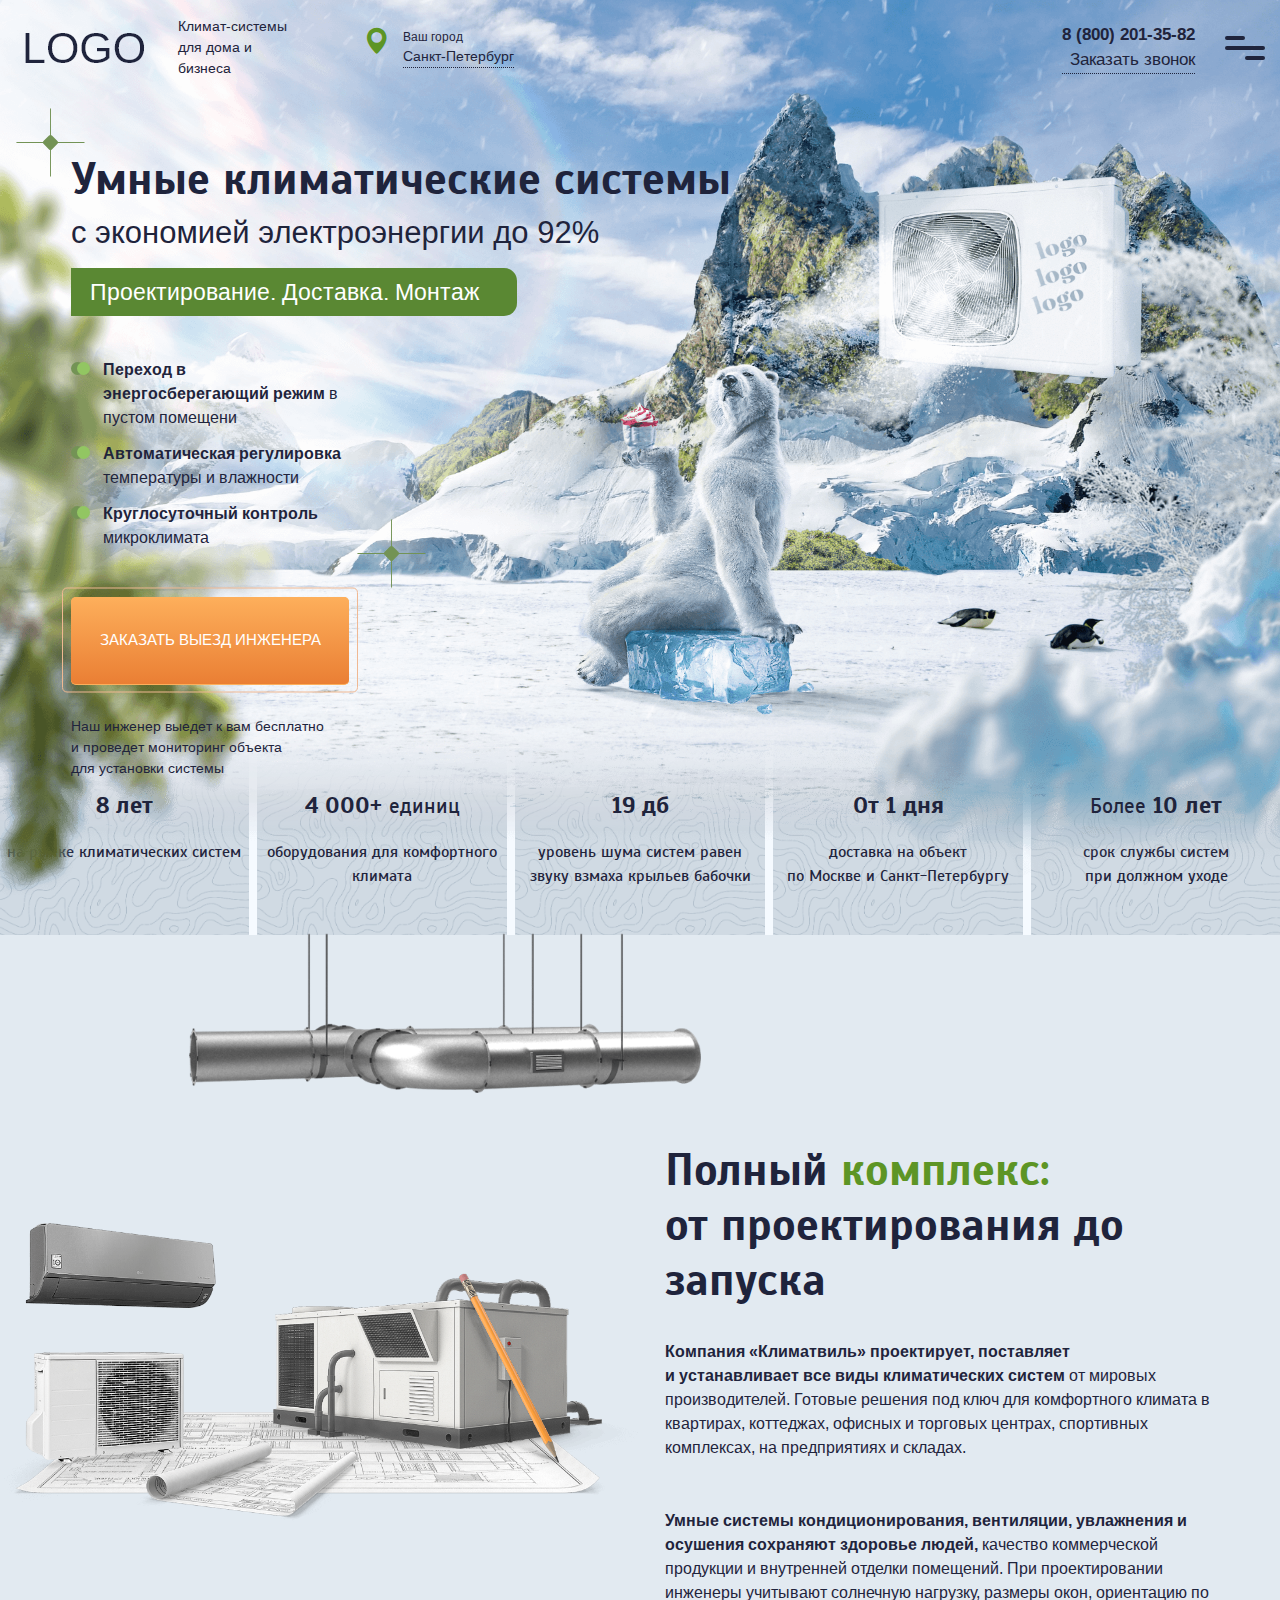
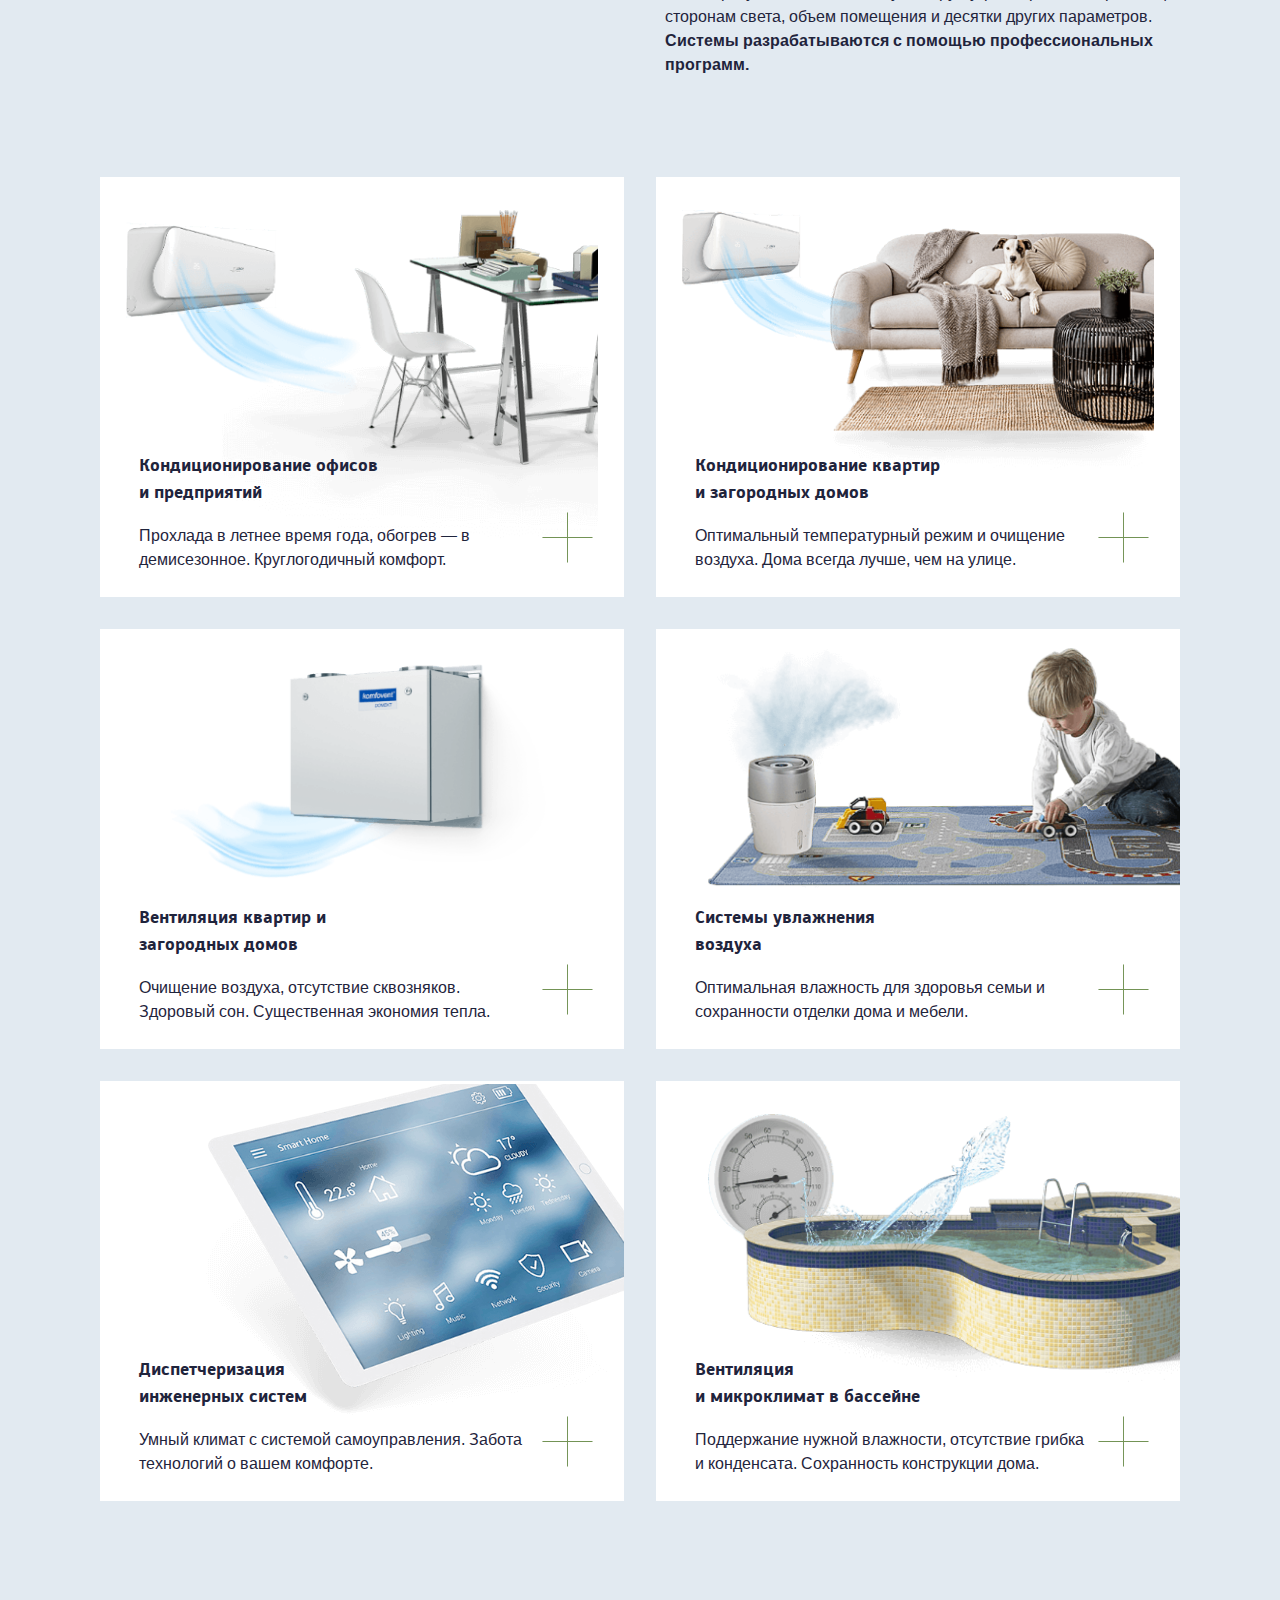
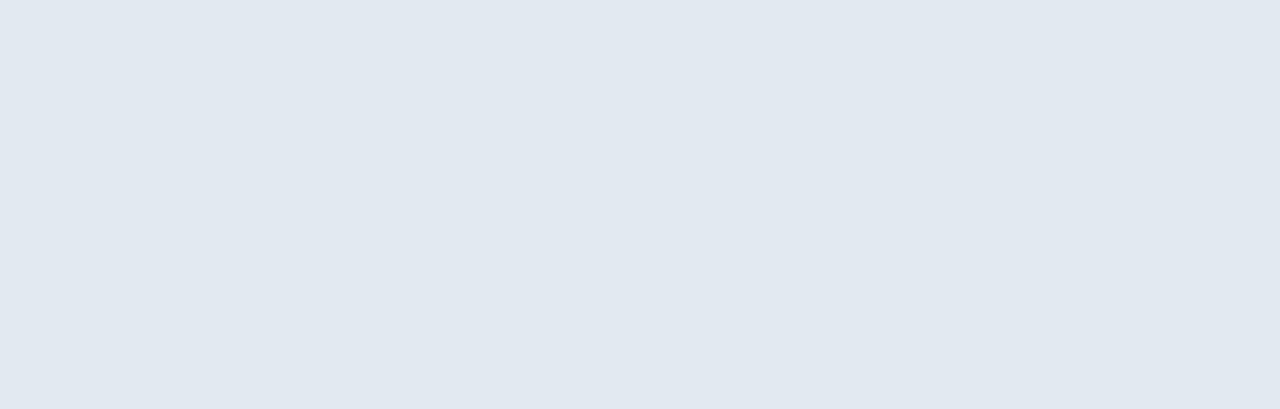
<file: index.html>
<!DOCTYPE html>
<html lang="ru">

<head>
    <meta charset="UTF-8">
    <meta name="viewport" content="width=device-width, initial-scale=1.0">
    <title>Климатвиль</title>
    <link rel="stylesheet" href="assets/css/libs.style.css">
    <link rel="stylesheet" href="assets/css/base.min.css">
    <link rel="stylesheet" href="assets/fonts/icomoon/style.css">
    <link rel="stylesheet" href="assets/css/style.css">
</head>

<body>
    <div class="header__hero">
        <picture>
            <source class="hero_image" srcset="./assets/images/header_hero_mobile2.png" media="(max-width: 740px)">
            <img class="hero_image" src="./assets/images/header_hero.png" alt="">
        </picture>

        <header class="header">
            <div class="header__container">
                <div class="header__menu">
                    <div class="header__menu_logo">
                        <img src="./assets/images/LOGO.png" alt="LOGO">
                    </div>
                    <div class="header__menu_text">
                        Климат-системы
                        для дома и бизнеса
                    </div>
                    <div class="header__menu_location">
                        <span class="icon-marker"></span>
                        <div class="location_text__wrapper">
                            Ваш город
                            <a href=""><span class="border_dashed">Санкт-Петербург</span></a>
                        </div>
                    </div>
                    <nav class="header__menu_nav nav">
                        <ul class="nav_list">
                            <li class="nav_item active"><a href="">О компании</a></li>
                            <li class="nav_item"><a href="">Каталог</a></li>
                            <li class="nav_item"><a href="">Готовые решения</a></li>
                            <li class="nav_item"><a href="">Услуги</a></li>
                            <li class="nav_item"><a href="">Акции</a></li>
                            <li class="nav_item"><a href="">Доставка и оплата</a></li>
                            <li class="nav_item"><a href="">Контакты</a></li>
                        </ul>
                    </nav>
                    <div class="header__menu_call">
                        8 (800) 201-35-82
                        <span class="border_dashed">Заказать звонок</span>
                    </div>

                    <!-- menu burger -->

                    <div class="header__menu_burger">
                        <div class="hambergerIcon">
                        </div>
                    </div>
                    <!-- menu burger END -->
                </div>
                <!-- menu adaptive -->
                <div class="header__menu_adaptive menu_adaptive">
                    <div class="menu_adaptive__container">
                        <!-- <div class="menu_adaptive__scroll">

                        </div> -->
                        <div class="header__menu_location">
                            <span class="icon-marker"></span>
                            <div class="location_text__wrapper">
                                Ваш город
                                <a href=""><span class="border_dashed">Санкт-Петербург</span></a>
                            </div>
                        </div>
                        <div class="header__menu_call">
                            8 (800) 201-35-82
                            <span class="border_dashed">Заказать звонок</span>
                        </div>
                        <div class="menu_adaptive__content">
                            <ul>
                                <li><a href="">О компании</a></li>
                                <li><a href="">Каталог</a></li>
                            </ul>
                            <ul>
                                <li><a href="">Готовые решения</a></li>
                                <li><a href="">Услуги</a></li>
                                <li><a href="">Акции</a></li>
                            </ul>
                            <ul>
                                <li><a href="">Доставка и оплата</a></li>
                                <li><a href="">Контакты</a></li>
                            </ul>
                        </div>
                        <div class="menu_adaptive__footer b2bCreative">
                            <div class="menu_adaptive__footer_img b2bCreative__img">
                                <img src="./assets/images/b2b_creative.png" alt="">
                            </div>
                            <div class="menu_adaptive__footer_text b2bCreative__link">
                                Разработано <a href="">b2b-creative</a>
                            </div>
                        </div>
                    </div>
                </div>
                <!-- menu adaptive END -->

                <div class="header_section">
                    <div class="header_section__title">
                        <h1 class="title">Умные климатические системы</h1>
                        <h3 class="subtitle">с экономией электроэнергии до 92%</h3>
                        <div class="features">
                            Проектирование. Доставка. Монтаж
                        </div>
                        <span class="icon-tip tip-title"></span>
                    </div>

                    <div class="header_section__list smart_features">
                        <ul class="smart_features__list">
                            <span class="icon-tip tip-list"></span>
                            <li class="smart_features__items"><span class="fontBold">Переход в энергосберегающий
                                    режим</span> в пустом помещени </li>
                            <li class="smart_features__items"><span class="fontBold">Автоматическая регулировка</span>
                                температуры и влажности</li>
                            <li class="smart_features__items"><span class="fontBold">Круглосуточный контроль</span>
                                микроклимата</li>
                        </ul>
                    </div>

                    <div class="header_section__button">
                        <a href="" class="button">Заказать выезд инженера</a>
                        <span class="subtext">Наш инженер выедет к вам бесплатно
                            и проведет мониторинг объекта <br>
                            для установки системы</span>
                    </div>
                </div>
            </div>
        </header>
    </div>
    <main class="main">
        <section class="section about_company">
            <div class="about_company__header-bg">
                <div class="about_company__header">
                    <div class="about_company__list">
                        <div class="about_company__item">
                            <div class="about_company__item_title fontBold">
                                8 лет
                            </div>
                            <div class="about_company__item_text">
                                на рынке климатических систем
                            </div>
                        </div>
                        <div class="about_company__item">
                            <div class="about_company__item_title fontBold">
                                4 000+ <span>единиц</span>
                            </div>
                            <div class="about_company__item_text">
                                оборудования для комфортного
                                климата
                            </div>
                        </div>
                        <div class="about_company__item">
                            <div class="about_company__item_title fontBold">
                                19 дб
                            </div>
                            <div class="about_company__item_text">
                                уровень шума систем равен звуку
                                взмаха крыльев бабочки
                            </div>
                        </div>
                        <div class="about_company__item">
                            <div class="about_company__item_title fontBold">
                                От 1 дня
                            </div>
                            <div class="about_company__item_text">
                                доставка на объект <br>
                                по Москве и Санкт-Петербургу
                            </div>
                        </div>
                        <div class="about_company__item">
                            <div class="about_company__item_title fontBold">
                                <span>Более</span> 10 лет
                            </div>
                            <div class="about_company__item_text">
                                срок службы систем <br>
                                при должном уходе
                            </div>
                        </div>
                    </div>
                </div>
            </div>

            <div class="about_company__info company_descr">
                <img class="company_image" src="./assets/images/about_company_img2.png" alt="">
                <div class="container">
                    <div class="company_descr__image">
                        <img src="./assets/images/about_company_img.png" alt="">
                    </div>
                    <div class="company_descr__text">
                        <div class="company_descr__title">
                            <h1 class="title">
                                Полный <span>комплекс:</span> <br>
                                от проектирования до запускa
                            </h1>
                        </div>
                        <div class="company_descr__paragraph">
                            <p>
                                <span class="fontBold">Компания «Климатвиль» проектирует, поставляет <br>
                                    и устанавливает все виды климатических систем</span> от мировых производителей.
                                Готовые решения
                                под
                                ключ для комфортного климата
                                в квартирах, коттеджах, офисных и торговых центрах, спортивных
                                комплексах, на предприятиях и складах.

                            </p>
                            <p>
                                <span class="fontBold">Умные системы кондиционирования, вентиляции, увлажнения
                                    и осушения сохраняют здоровье людей,</span> качество коммерческой продукции и
                                внутренней
                                отделки
                                помещений. При проектировании инженеры учитывают солнечную нагрузку, размеры окон,
                                ориентацию
                                по сторонам света, объем помещения и десятки других параметров. <span
                                    class="fontBold">Системы разрабатываются
                                    с
                                    помощью профессиональных программ.</span>
                            </p>
                        </div>
                    </div>
                </div>
            </div>
            <div class="about_company__services services">
                <div class="container">
                    <div class="services__list">
                        <div class="services__item" style="background-image: url(./assets/images/services_img.png);">
                            <div class="test">
                                <div class="services__title">
                                    Кондиционирование офисов и предприятий
                                </div>
                                <div class="services_btn__wrraper">
                                    <div class="services__text">
                                        Прохлада в летнее время года, обогрев
                                        — в демисезонное. Круглогодичный комфорт.
                                    </div>
                                    <div class="services__btn">
                                        <a href=""><span class="icon-services_btn"></span></a>
                                    </div>
                                </div>
                            </div>
                        </div>
                        <div class="services__item" style="background-image: url(./assets/images/services_img2.png);">
                            <div class="test">
                                <div class="services__title">
                                    Кондиционирование
                                    квартир и загородных домов
                                </div>
                                <div class="services_btn__wrraper">
                                    <div class="services__text">
                                        Оптимальный температурный режим и очищение
                                        воздуха. Дома всегда лучше, чем на улице.
                                    </div>
                                    <div class="services__btn">
                                        <a href=""><span class="icon-services_btn"></span></a>
                                    </div>
                                </div>
                            </div>
                        </div>
                        <div class="services__item" style="background-image: url(./assets/images/services_img3.png);">
                            <div class="test">
                                <div class="services__title">
                                    Вентиляция квартир
                                    и загородных домов
                                </div>
                                <div class="services_btn__wrraper">
                                    <div class="services__text">
                                        Очищение воздуха, отсутствие сквозняков.
                                        Здоровый сон. Существенная экономия тепла.
                                    </div>
                                    <div class="services__btn">
                                        <a href=""><span class="icon-services_btn"></span></a>
                                    </div>
                                </div>
                            </div>
                        </div>
                        <div class="services__item" style="background-image: url(./assets/images/services_img4.png);">
                            <div class="test">
                                <div class="services__title">
                                    Системы увлажнения
                                    воздуха
                                </div>
                                <div class="services_btn__wrraper">
                                    <div class="services__text">
                                        Оптимальная влажность для здоровья
                                        семьи и сохранности отделки дома и мебели.
                                    </div>
                                    <div class="services__btn">
                                        <a href=""><span class="icon-services_btn"></span></a>
                                    </div>
                                </div>
                            </div>
                        </div>
                        <div class="services__item" style="background-image: url(./assets/images/services_img5.png);">
                            <div class="test">
                                <div class="services__title">
                                    Диспетчеризация
                                    инженерных систем
                                </div>
                                <div class="services_btn__wrraper">
                                    <div class="services__text">
                                        Умный климат с системой самоуправления.
                                        Забота технологий о вашем комфорте.
                                    </div>
                                    <div class="services__btn">
                                        <a href=""><span class="icon-services_btn"></span></a>
                                    </div>
                                </div>
                            </div>
                        </div>
                        <div class="services__item" style="background-image: url(./assets/images/aquaDisco.png);">
                            <div class="test">
                                <div class="services__title">
                                    Вентиляция <br>
                                    и микроклимат в бассейне
                                </div>
                                <div class="services_btn__wrraper">
                                    <div class="services__text">
                                        Поддержание нужной влажности, отсутствие
                                        грибка и конденсата. Сохранность конструкции дома.
                                    </div>
                                    <div class="services__btn">
                                        <a href=""><span class="icon-services_btn"></span></a>
                                    </div>
                                </div>
                            </div>
                        </div>
                    </div>
                </div>
            </div>
        </section>
        <!-- <section class="section cases">
            <div class="container">
                <div class="cases__container">
                    <div class="cases_title_wrapper">
                        <div class="cases__title">
                            <div class="title">
                                Создали микроклимат <br>
                                <span>
                                    на <span class="colorGreen">300+</span> крупных объектах
                                </span>
                            </div>
                        </div>
                        <div class="cases__slick_btns">

                        </div>
                    </div>
                    <div class="cases__slick_container">
                        <div class="cases__slick_item slick_item">
                            <div class="slick_item__img" style="background-image: url(./assets/images/slick_img.png);">
                            </div>
                            <div class="slick_item__text">
                                Леонтьевский Мыс
                                <div class="slick_item__btn">
                                    <a href=""><span class="icon-services_btn"></span></a>
                                </div>
                            </div>

                        </div>
                        <div class="cases__slick_item slick_item">
                            <div class="slick_item__img" style="background-image: url(./assets/images/slick_img.png);">
                            </div>
                            <div class="slick_item__text">
                                Леонтьевский Мыс
                                <div class="slick_item__btn">
                                    <a href=""><span class="icon-services_btn"></span></a>
                                </div>
                            </div>

                        </div>
                        <div class="cases__slick_item slick_item">
                            <div class="slick_item__img" style="background-image: url(./assets/images/slick_img.png);">
                            </div>
                            <div class="slick_item__text">
                                Леонтьевский Мыс
                                <div class="slick_item__btn">
                                    <a href=""><span class="icon-services_btn"></span></a>
                                </div>
                            </div>

                        </div>
                        <div class="cases__slick_item slick_item">
                            <div class="slick_item__img" style="background-image: url(./assets/images/slick_img.png);">
                            </div>
                            <div class="slick_item__text">
                                Леонтьевский Мыс
                                <div class="slick_item__btn">
                                    <a href=""><span class="icon-services_btn"></span></a>
                                </div>
                            </div>

                        </div>
                        <div class="cases__slick_item slick_item">
                            <div class="slick_item__img" style="background-image: url(./assets/images/slick_img.png);">
                            </div>
                            <div class="slick_item__text">
                                Леонтьевский Мыс
                                <div class="slick_item__btn">
                                    <a href=""><span class="icon-services_btn"></span></a>
                                </div>
                            </div>

                        </div>
                        <div class="cases__slick_item slick_item">
                            <div class="slick_item__img" style="background-image: url(./assets/images/slick_img.png);">
                            </div>
                            <div class="slick_item__text">
                                Леонтьевский Мыс
                                <div class="slick_item__btn">
                                    <a href=""><span class="icon-services_btn"></span></a>
                                </div>
                            </div>

                        </div>
                    </div>

                </div>
            </div>
        </section> -->
    </main>


    <script src="assets/js/libs.min.js"></script>
    <script src="assets/js/main.js"></script>
</body>

</html>
</file>
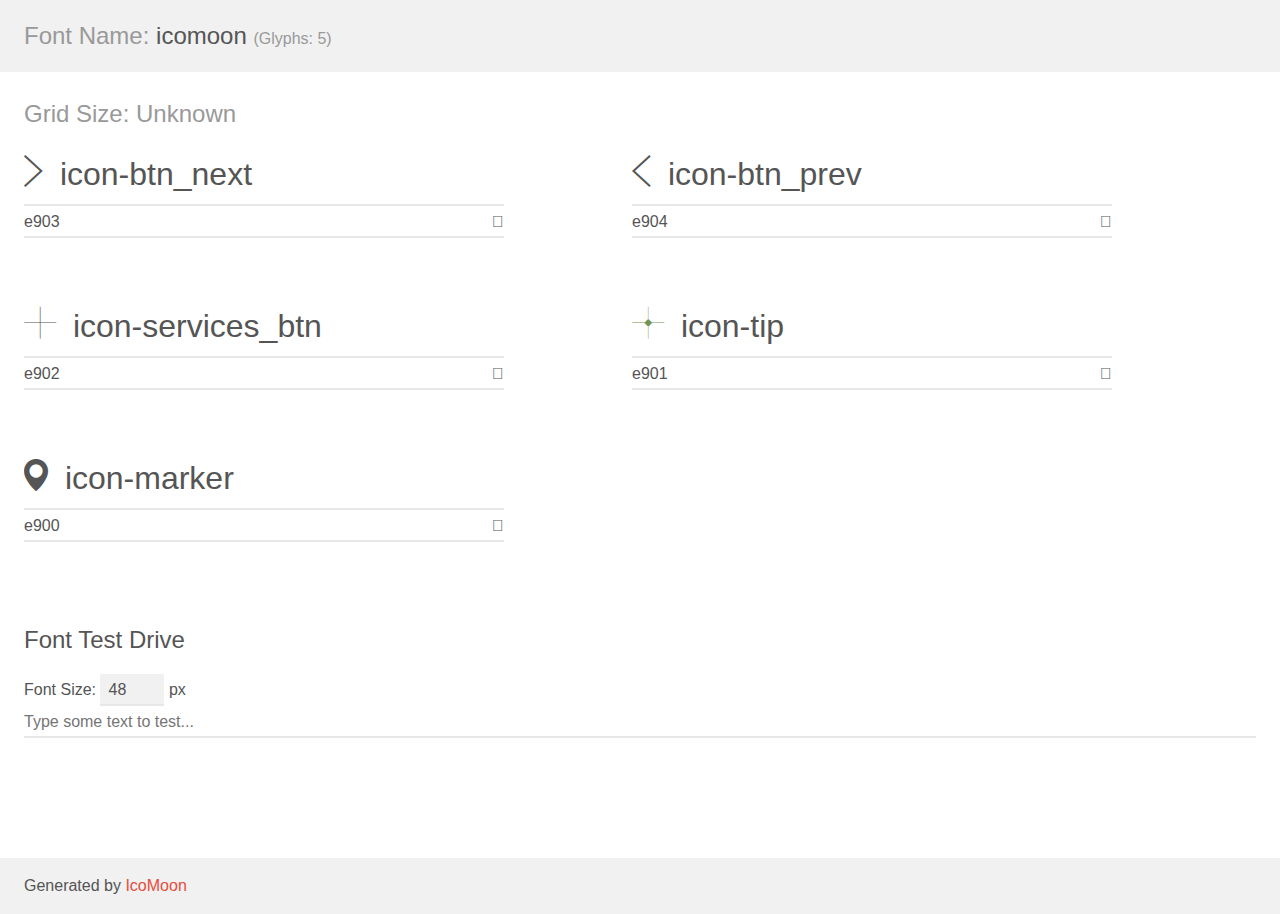
<file: assets/fonts/icomoon/demo.html>
<!doctype html>
<html>
<head>
    <meta charset="utf-8">
    <title>IcoMoon Demo</title>
    <meta name="description" content="An Icon Font Generated By IcoMoon.io">
    <meta name="viewport" content="width=device-width, initial-scale=1">
    <link rel="stylesheet" href="demo-files/demo.css">
    <link rel="stylesheet" href="style.css"></head>
<body>
    <div class="bgc1 clearfix">
        <h1 class="mhmm mvm"><span class="fgc1">Font Name:</span> icomoon <small class="fgc1">(Glyphs:&nbsp;5)</small></h1>
    </div>
    <div class="clearfix mhl ptl">
        <h1 class="mvm mtn fgc1">Grid Size: Unknown</h1>
        <div class="glyph fs1">
            <div class="clearfix bshadow0 pbs">
                <span class="icon-btn_next"></span>
                <span class="mls"> icon-btn_next</span>
            </div>
            <fieldset class="fs0 size1of1 clearfix hidden-false">
                <input type="text" readonly value="e903" class="unit size1of2" />
                <input type="text" maxlength="1" readonly value="&#xe903;" class="unitRight size1of2 talign-right" />
            </fieldset>
            <div class="fs0 bshadow0 clearfix hidden-true">
                <span class="unit pvs fgc1">liga: </span>
                <input type="text" readonly value="" class="liga unitRight" />
            </div>
        </div>
        <div class="glyph fs1">
            <div class="clearfix bshadow0 pbs">
                <span class="icon-btn_prev"></span>
                <span class="mls"> icon-btn_prev</span>
            </div>
            <fieldset class="fs0 size1of1 clearfix hidden-false">
                <input type="text" readonly value="e904" class="unit size1of2" />
                <input type="text" maxlength="1" readonly value="&#xe904;" class="unitRight size1of2 talign-right" />
            </fieldset>
            <div class="fs0 bshadow0 clearfix hidden-true">
                <span class="unit pvs fgc1">liga: </span>
                <input type="text" readonly value="" class="liga unitRight" />
            </div>
        </div>
        <div class="glyph fs1">
            <div class="clearfix bshadow0 pbs">
                <span class="icon-services_btn"></span>
                <span class="mls"> icon-services_btn</span>
            </div>
            <fieldset class="fs0 size1of1 clearfix hidden-false">
                <input type="text" readonly value="e902" class="unit size1of2" />
                <input type="text" maxlength="1" readonly value="&#xe902;" class="unitRight size1of2 talign-right" />
            </fieldset>
            <div class="fs0 bshadow0 clearfix hidden-true">
                <span class="unit pvs fgc1">liga: </span>
                <input type="text" readonly value="" class="liga unitRight" />
            </div>
        </div>
        <div class="glyph fs1">
            <div class="clearfix bshadow0 pbs">
                <span class="icon-tip"></span>
                <span class="mls"> icon-tip</span>
            </div>
            <fieldset class="fs0 size1of1 clearfix hidden-false">
                <input type="text" readonly value="e901" class="unit size1of2" />
                <input type="text" maxlength="1" readonly value="&#xe901;" class="unitRight size1of2 talign-right" />
            </fieldset>
            <div class="fs0 bshadow0 clearfix hidden-true">
                <span class="unit pvs fgc1">liga: </span>
                <input type="text" readonly value="" class="liga unitRight" />
            </div>
        </div>
        <div class="glyph fs1">
            <div class="clearfix bshadow0 pbs">
                <span class="icon-marker"></span>
                <span class="mls"> icon-marker</span>
            </div>
            <fieldset class="fs0 size1of1 clearfix hidden-false">
                <input type="text" readonly value="e900" class="unit size1of2" />
                <input type="text" maxlength="1" readonly value="&#xe900;" class="unitRight size1of2 talign-right" />
            </fieldset>
            <div class="fs0 bshadow0 clearfix hidden-true">
                <span class="unit pvs fgc1">liga: </span>
                <input type="text" readonly value="" class="liga unitRight" />
            </div>
        </div>
    </div>

    <!--[if gt IE 8]><!-->
    <div class="mhl clearfix mbl">
        <h1>Font Test Drive</h1>
        <label>
            Font Size: <input id="fontSize" type="number" class="textbox0 mbm"
            min="8" value="48" />
            px
        </label>
        <input id="testText" type="text" class="phl size1of1 mvl"
        placeholder="Type some text to test..." value=""/>
        <div id="testDrive" class="icon-" style="font-family: icomoon">&nbsp;
        </div>
    </div>
    <!--<![endif]-->
    <div class="bgc1 clearfix">
        <p class="mhl">Generated by <a href="https://icomoon.io/app">IcoMoon</a></p>
    </div>

    <script src="demo-files/demo.js"></script>
</body>
</html>
</file>
<file: assets/fonts/icomoon/style.css>
@font-face {
  font-family: 'icomoon';
  src:  url('fonts/icomoon.eot?m293yp');
  src:  url('fonts/icomoon.eot?m293yp#iefix') format('embedded-opentype'),
    url('fonts/icomoon.ttf?m293yp') format('truetype'),
    url('fonts/icomoon.woff?m293yp') format('woff'),
    url('fonts/icomoon.svg?m293yp#icomoon') format('svg');
  font-weight: normal;
  font-style: normal;
  font-display: block;
}

[class^="icon-"], [class*=" icon-"] {
  /* use !important to prevent issues with browser extensions that change fonts */
  font-family: 'icomoon' !important;
  speak: never;
  font-style: normal;
  font-weight: normal;
  font-variant: normal;
  text-transform: none;
  line-height: 1;

  /* Better Font Rendering =========== */
  -webkit-font-smoothing: antialiased;
  -moz-osx-font-smoothing: grayscale;
}

.icon-btn_next:before {
  content: "\e903";
}
.icon-btn_prev:before {
  content: "\e904";
}
.icon-services_btn:before {
  content: "\e902";
}
.icon-tip:before {
  content: "\e901";
  color: #739355;
}
.icon-marker:before {
  content: "\e900";
}
</file>
<file: assets/css/style.css>
@charset "UTF-8";
@font-face {
  font-family: 'Arimo';
  src: url("../fonts/arimo/Arimo-Regular.eot");
  src: url("../fonts/arimo/Arimo-Regular.woff") format("woff"), url("../fonts/arimo/Arimo-Regular.ttf") format("truetype");
  font-weight: normal;
}

@font-face {
  font-family: 'Arimo';
  src: url("../fonts/arimo/Arimo-Bold.eot");
  src: url("../fonts/arimo/Arimo-Bold.woff") format("woff"), url("../fonts/arimo/Arimo-Bold.ttf") format("truetype");
  font-weight: bold;
}

@font-face {
  font-family: 'Scada';
  src: url("../fonts/scada/Scada-Regular.eot");
  src: url("../fonts/scada/Scada-Regular.woff") format("woff"), url("../fonts/scada/Scada-Regular.ttf") format("truetype");
  font-weight: normal;
}

@font-face {
  font-family: 'Scada';
  src: url("../fonts/scada/Scada-Bold.eot");
  src: url("../fonts/scada/Scada-Bold.woff") format("woff"), url("../fonts/scada/Scada-Bold.ttf") format("truetype");
  font-weight: bold;
}

/* Указываем box sizing */
*,
*::before,
*::after {
  -webkit-box-sizing: border-box;
          box-sizing: border-box;
}

/* Убираем внутренние отступы */
ul,
ol {
  padding: 0;
}

/* Убираем внешние отступы */
body,
h1,
h2,
h3,
h4,
p,
ul,
ol,
li,
figure,
figcaption,
blockquote,
dl,
dd {
  margin: 0;
}

/* Выставляем основные настройки по-умолчанию для body */
body {
  min-height: 100vh;
  scroll-behavior: smooth;
  text-rendering: optimizeSpeed;
  line-height: 1.5;
  font-family: 'Arimo', sans-serif;
  font-weight: normal;
  font-size: 16px;
  color: #1F243C;
  background-color: #F5FAFF;
  min-width: 375px;
  width: 100%;
  -webkit-text-size-adjust: none;
}

/* Удаляем стандартную стилизацию для всех ul и il, у которых есть атрибут class*/
ul,
ol {
  list-style: none;
}

/* Элементы a, у которых нет класса, сбрасываем до дефолтных стилей */
a {
  -webkit-text-decoration-skip: ink;
          text-decoration-skip-ink: auto;
  text-decoration: none;
  color: inherit;
}

/* Упрощаем работу с изображениями */
img {
  max-width: 100%;
  display: block;
}

/* Указываем понятную периодичность в потоке данных у article*/
article > * + * {
  margin-top: 1em;
}

/* Наследуем шрифты для инпутов и кнопок */
input,
button,
textarea,
select {
  font: inherit;
  -webkit-appearance: none;
  border-radius: 0;
}

button {
  background: 0 0;
  border: none;
  padding: 0;
  -webkit-box-shadow: none;
  box-shadow: none;
  cursor: pointer;
  outline: none;
}

/* Удаляем все анимации и переходы для людей, которые предпочитай их не использовать */
@media (prefers-reduced-motion: reduce) {
  * {
    -webkit-animation-duration: 0.01ms !important;
            animation-duration: 0.01ms !important;
    -webkit-animation-iteration-count: 1 !important;
            animation-iteration-count: 1 !important;
    -webkit-transition-duration: 0.01ms !important;
         -o-transition-duration: 0.01ms !important;
            transition-duration: 0.01ms !important;
    scroll-behavior: auto !important;
  }
}

body {
  position: relative;
}

.header__hero {
  position: relative;
}

.header__hero .hero_image {
  -o-object-fit: contain;
     object-fit: contain;
  min-height: 1350px;
  position: relative;
  z-index: 20;
}

.header {
  position: absolute;
  top: 0;
  width: 100%;
  z-index: 50;
}

.header__container {
  max-width: 1636px;
  width: 100%;
  margin: 0 auto;
}

.header__menu {
  display: -webkit-box;
  display: -ms-flexbox;
  display: flex;
  -webkit-box-align: center;
      -ms-flex-align: center;
          align-items: center;
  padding-top: 5px;
  z-index: 101;
  position: relative;
}

.header__menu_logo {
  height: 85px;
  width: 139px;
  margin-right: 24px;
  display: -webkit-box;
  display: -ms-flexbox;
  display: flex;
  -webkit-box-align: center;
      -ms-flex-align: center;
          align-items: center;
  -webkit-box-pack: center;
      -ms-flex-pack: center;
          justify-content: center;
}

.header__menu_logo img {
  -o-object-fit: contain;
     object-fit: contain;
}

.header__menu_text {
  font-size: 14px;
  line-height: 21px;
  max-width: 130px;
  margin-right: 59px;
}

.header__menu_location {
  font-size: 12px;
  display: -webkit-box;
  display: -ms-flexbox;
  display: flex;
  margin-right: 6%;
}

.header__menu_location .icon-marker {
  margin-right: 16px;
  font-size: 26px;
}

.header__menu_location .border_dashed {
  font-size: 14px;
}

.header__menu_nav {
  margin-right: 8%;
}

.header__menu_call {
  font-size: 17px;
  font-weight: bold;
  text-align: right;
}

.header__menu_burger {
  display: none;
  width: 40px;
  height: 40px;
  margin-left: 30px;
  cursor: pointer;
  -webkit-box-align: center;
      -ms-flex-align: center;
          align-items: center;
  -webkit-box-pack: center;
      -ms-flex-pack: center;
          justify-content: center;
  position: relative;
}

.icon-marker {
  display: inline-block;
  color: #5D9525;
}

.nav_list {
  display: -webkit-box;
  display: -ms-flexbox;
  display: flex;
  -webkit-box-align: center;
      -ms-flex-align: center;
          align-items: center;
  padding: 18px 32px;
  background-color: #ffffff;
  border-radius: 5px;
}

.nav_item {
  margin-right: 20px;
}

.nav_item:last-child {
  margin-right: 0;
}

.nav_item a {
  -webkit-transition: color .2s;
  -o-transition: color .2s;
  transition: color .2s;
}

.nav_item:hover a {
  color: #739355;
}

.nav_item.active {
  font-weight: bold;
  color: #739355;
}

.header_section {
  padding-left: 138px;
  padding-top: 109px;
}

.header_section__title {
  margin-bottom: 42px;
  position: relative;
}

.header_section__list {
  margin-bottom: 47px;
}

.header_section__button {
  max-width: 278px;
}

.header_section__button .subtext {
  margin-top: 31px;
  font-family: "Arimo", sans-serif;
  font-size: 14px;
  line-height: 21px;
  display: block;
  max-width: 253px;
}

.smart_features__list {
  position: relative;
  max-width: 284px;
}

.smart_features__items {
  font-size: 16px;
  margin-bottom: 12px;
  position: relative;
  padding-left: 32px;
}

.smart_features__items:last-child {
  margin-bottom: 0;
}

.smart_features__items::before {
  content: url(../images/li_markers.svg);
  position: absolute;
  left: 0;
  top: 0;
}

.about_company {
  margin-top: -282px;
  background-color: rgba(208, 218, 227, 0.5);
  padding-bottom: 508px;
}

.about_company__header-bg {
  background-color: #D0DAE3;
  background-image: url(../images/bg_item.png);
}

.about_company__header {
  max-width: 1636px;
  width: 100%;
  margin: 0 auto;
  font-family: "Scada", sans-serif;
}

.about_company__list {
  display: -webkit-box;
  display: -ms-flexbox;
  display: flex;
  margin: 0 -8px;
  background-color: #F5FAFF;
}

.about_company__item {
  background-image: url(../images/bg_item.png);
  background-position: center center;
  background-repeat: no-repeat;
  background-size: cover;
  text-align: center;
  padding-top: 104px;
  padding-bottom: 47px;
  width: 33.3%;
  margin: 0 8px;
  background-color: #D0DAE3;
  position: relative;
}

.about_company__item:nth-child(2)::before {
  content: url(../images/snow.png);
  position: absolute;
  top: -101px;
  left: -54px;
  z-index: 40;
}

.about_company__item:first-child {
  margin-left: -1px;
}

.about_company__item:last-child {
  margin-right: -1px;
}

.about_company__item_title {
  font-size: 40px;
  margin-bottom: 17px;
  position: relative;
  z-index: 40;
}

.about_company__item_title span {
  font-weight: normal;
  font-size: 33px;
}

.about_company__item_text {
  max-width: 258px;
  margin: 0 auto;
}

.about_company__info {
  padding-top: 208px;
}

.about_company__info .container {
  max-width: 1636px;
  width: 100%;
  margin: 0 auto;
  display: -webkit-box;
  display: -ms-flexbox;
  display: flex;
  -webkit-box-align: start;
      -ms-flex-align: start;
          align-items: flex-start;
}

.about_company__services {
  padding-top: 146px;
}

.company_descr {
  position: relative;
}

.company_descr__image {
  -ms-flex-negative: 0;
      flex-shrink: 0;
  width: 71%;
  -webkit-transform: translate(-31px, 80px);
      -ms-transform: translate(-31px, 80px);
          transform: translate(-31px, 80px);
}

.company_descr__image img {
  -o-object-fit: contain;
     object-fit: contain;
}

.company_descr__text {
  margin-left: -81px;
}

.company_descr__title {
  margin-bottom: 32px;
}

.company_descr__title .title span {
  color: #5D9525;
}

.company_descr__paragraph p {
  margin-bottom: 49px;
  max-width: 556px;
}

.company_descr__paragraph p:last-child {
  margin-bottom: 0;
}

.company_image {
  position: absolute;
  top: -2px;
  left: 189px;
}

.container {
  max-width: 1636px;
  width: 100%;
  margin: 0 auto;
}

.services__list {
  display: -webkit-box;
  display: -ms-flexbox;
  display: flex;
  -webkit-box-align: center;
      -ms-flex-align: center;
          align-items: center;
  -webkit-box-pack: center;
      -ms-flex-pack: center;
          justify-content: center;
  -ms-flex-wrap: wrap;
      flex-wrap: wrap;
  margin: -16px -16px;
}

.services__item {
  background-position: top right;
  background-repeat: no-repeat;
  background-size: 90%;
  background-color: #ffffff;
  margin: 16px 16px;
  padding: 0 32px 25px 39px;
  min-height: 420px;
  width: 524px;
  display: -webkit-box;
  display: -ms-flexbox;
  display: flex;
  -webkit-box-orient: vertical;
  -webkit-box-direction: normal;
      -ms-flex-direction: column;
          flex-direction: column;
}

.services__item:nth-child(1) {
  background-position: 26px 33px;
}

.services__item:nth-child(2) {
  background-position: 26px 33px;
}

.services__item:nth-child(3) {
  background-position: 66px 15px;
  background-size: 79%;
}

.services__item:nth-child(4) {
  background-position: right 16px;
  background-size: 90%;
}

.services__item:nth-child(5) {
  background-position: right 3px;
  background-size: 82%;
}

.services__item:nth-child(6) {
  background-position: right 33px;
}

.services__item .test {
  margin-top: auto;
}

.services__title {
  font-family: "Scada", sans-serif;
  font-weight: bold;
  font-size: 18px;
  max-width: 246px;
}

.services__text {
  max-width: 389px;
  margin-top: 18px;
}

.services__btn .icon-services_btn {
  color: #739355;
  font-size: 50px;
}

.services_btn__wrraper {
  display: -webkit-box;
  display: -ms-flexbox;
  display: flex;
  -webkit-box-align: center;
      -ms-flex-align: center;
          align-items: center;
  -webkit-box-pack: justify;
      -ms-flex-pack: justify;
          justify-content: space-between;
}

.cases {
  position: relative;
  overflow: hidden;
  margin-top: -369px;
}

.cases__container {
  background-image: url(../images/bg_slider.png);
  background-position: center center;
  background-repeat: no-repeat;
  background-size: cover;
  background-color: #E1E9F0;
  padding-top: 96px;
  padding-left: 139px;
  padding-bottom: 88px;
}

.cases__container .slick-list {
  padding-right: 36%;
}

.cases .cases_title_wrapper {
  display: -webkit-box;
  display: -ms-flexbox;
  display: flex;
  -webkit-box-align: center;
      -ms-flex-align: center;
          align-items: center;
  -webkit-box-pack: justify;
      -ms-flex-pack: justify;
          justify-content: space-between;
  margin-bottom: 48px;
}

.cases__title {
  max-width: 525px;
}

.cases__title .colorGreen {
  color: #739355;
}

.cases__title span {
  font-weight: normal;
}

.cases__slick_container {
  width: 150%;
}

.slick_item {
  width: 385px !important;
  margin: 0 auto;
}

.slick_item__img {
  background-position: center center;
  background-size: cover;
  background-repeat: no-repeat;
  height: 376px;
  width: 100%;
}

.slick_item__text {
  background-color: #ffffff;
  padding: 32px 20px 20px 32px;
  font-family: Scada, sans-serif;
  font-size: 18px;
}

.slick_item .slick_item__btn {
  text-align: right;
}

.slick_item .slick_item__btn .icon-services_btn {
  font-size: 50px;
  color: #739355;
}

.hambergerIcon {
  height: 4px;
  width: 40px;
  position: absolute;
  top: 50%;
  left: 50%;
  border-radius: 50px;
  background-color: #1F243C;
  -webkit-transform: translate(-50%, -50%) rotate(0deg);
      -ms-transform: translate(-50%, -50%) rotate(0deg);
          transform: translate(-50%, -50%) rotate(0deg);
  -webkit-transition: all ease 0.5s;
  -o-transition: all ease 0.5s;
  transition: all ease 0.5s;
  cursor: pointer;
}

.hambergerIcon::before, .hambergerIcon::after {
  content: "";
  position: absolute;
  height: inherit;
  border-radius: inherit;
  background-color: inherit;
  margin: auto;
  width: 50%;
  -webkit-transition: all ease 0.5s;
  -o-transition: all ease 0.5s;
  transition: all ease 0.5s;
}

.hambergerIcon::before {
  top: -10px;
  left: 0;
  -webkit-transform-origin: left;
      -ms-transform-origin: left;
          transform-origin: left;
}

.hambergerIcon::after {
  bottom: -10px;
  right: 0;
  -webkit-transform-origin: right;
      -ms-transform-origin: right;
          transform-origin: right;
}

.hambergerIcon.open {
  -webkit-transform: translate(-50%, -50%) rotate(135deg);
      -ms-transform: translate(-50%, -50%) rotate(135deg);
          transform: translate(-50%, -50%) rotate(135deg);
}

.hambergerIcon.open::before {
  top: 0;
  -webkit-transform: translateX(100%) rotate(-90deg);
      -ms-transform: translateX(100%) rotate(-90deg);
          transform: translateX(100%) rotate(-90deg);
}

.hambergerIcon.open::after {
  bottom: 0;
  -webkit-transform: translateX(-100%) rotate(-90deg);
      -ms-transform: translateX(-100%) rotate(-90deg);
          transform: translateX(-100%) rotate(-90deg);
}

.menu_adaptive {
  position: absolute;
  top: -400%;
  left: 0;
  width: 100%;
  background-color: #F5FAFF;
  min-height: 100vh;
  z-index: 70;
  -webkit-transition: top .2s;
  -o-transition: top .2s;
  transition: top .2s;
}

.menu_adaptive.active {
  top: 0;
}

.menu_adaptive__container {
  max-width: 1440px;
  width: 100%;
  padding: 0 15px;
  margin: 0 auto;
  padding-top: 104px;
  padding-bottom: 104px;
  min-height: 100vh;
  display: -webkit-box;
  display: -ms-flexbox;
  display: flex;
  -webkit-box-orient: vertical;
  -webkit-box-direction: normal;
      -ms-flex-direction: column;
          flex-direction: column;
  -webkit-box-align: center;
      -ms-flex-align: center;
          align-items: center;
  -webkit-box-pack: center;
      -ms-flex-pack: center;
          justify-content: center;
}

.menu_adaptive__content {
  height: auto;
  display: -webkit-box;
  display: -ms-flexbox;
  display: flex;
  -webkit-box-pack: justify;
      -ms-flex-pack: justify;
          justify-content: space-between;
  -ms-flex-wrap: wrap;
      flex-wrap: wrap;
  width: 100%;
}

.menu_adaptive__content ul {
  width: calc(33.33% - 50px);
}

.menu_adaptive__content ul li {
  font-size: 18px;
  font-weight: bold;
  margin-bottom: 16px;
}

.menu_adaptive__content ul li:last-child {
  margin-bottom: 0;
}

.menu_adaptive__content ul li a {
  -webkit-transition: color .2s;
  -o-transition: color .2s;
  transition: color .2s;
}

.menu_adaptive__content ul li a:hover {
  color: #739355;
}

.menu_adaptive__footer {
  margin-top: auto;
  width: 100%;
}

.menu_adaptive .header__menu_location {
  display: -webkit-box;
  display: -ms-flexbox;
  display: flex;
  text-align: left;
  margin-right: 0;
  margin-bottom: 24px;
  width: 100%;
}

.fontBold {
  font-weight: bold;
}

.border_dashed {
  display: block;
  border-bottom: 1px dotted #1F243C;
  font-weight: normal;
  cursor: pointer;
}

.border_dashed:hover {
  border-bottom: none;
}

.title {
  font-family: "Scada", sans-serif;
  font-weight: bold;
  font-size: 44px;
  line-height: 55px;
  margin-bottom: 6px;
}

.subtitle {
  font-size: 31px;
  line-height: 40px;
  font-weight: normal;
}

.features {
  font-size: 23px;
  line-height: 30px;
  background-color: #5A8833;
  border-radius: 0 13px 13px 0;
  padding: 9px 38px 9px 19px;
  color: #ffffff;
  display: inline-block;
  margin-top: 15px;
}

.icon-tip {
  position: absolute;
  font-size: 68px;
}

.icon-tip.tip-title {
  top: -44px;
  left: -55px;
}

.icon-tip.tip-list {
  bottom: -37px;
  right: -70px;
}

.button {
  position: relative;
  font-size: 15px;
  display: block;
  text-transform: uppercase;
  color: #ffffff;
  padding: 32px 21px;
  background-color: #FEB05C;
  border-radius: 5px;
  border-bottom: 1px solid #FDAF5B;
  -webkit-transition: 0.5s;
  -o-transition: 0.5s;
  transition: 0.5s;
  background-image: -webkit-gradient(linear, left top, left bottom, from(#FDAF5B), color-stop(143%, #E26A23), color-stop(121%, #FF8008));
  background-image: -o-linear-gradient(top, #FDAF5B 0%, #E26A23 143%, #FF8008 121%);
  background-image: linear-gradient(to bottom, #FDAF5B 0%, #E26A23 143%, #FF8008 121%);
  text-align: center;
  background-size: 200% auto;
}

.button::after {
  content: "";
  position: absolute;
  top: 50%;
  left: 50%;
  -webkit-transform: translate(-50%, -50%);
      -ms-transform: translate(-50%, -50%);
          transform: translate(-50%, -50%);
  width: 296px;
  height: 105px;
  background-color: transparent;
  border: 1px solid #F0B892;
  border-radius: 5px;
}

.b2bCreative__img {
  margin-bottom: 9px;
}

.b2bCreative__link {
  font-size: 14px;
}

.b2bCreative__link a {
  color: #739355;
  border-bottom: 1px dashed  #739355;
}

.b2bCreative__link a:hover {
  border-bottom: none;
}

@media screen and (min-width: 2559px) {
  body {
    zoom: 1.333;
  }
  .header__hero .hero_image {
    width: 100%;
  }
}

@media screen and (max-width: 2560px) {
  .header__hero .hero_image {
    width: 100%;
  }
}

@media screen and (max-width: 1934px) {
  .header__hero .hero_image {
    min-height: 1103px;
  }
}

@media screen and (max-width: 1670px) {
  .nav {
    display: none;
  }
  .header__menu_call {
    margin-left: auto;
  }
  .header__container {
    padding: 0 15px;
  }
  .header__menu_burger {
    display: -webkit-box;
    display: -ms-flexbox;
    display: flex;
  }
  .about_company__list {
    margin: 0;
  }
  .services__list {
    margin: -16px 0;
  }
}

@media screen and (max-width: 1536px) {
  .header__hero .hero_image {
    min-height: 100vh;
    -o-object-fit: cover;
       object-fit: cover;
  }
  .about_company__info .container {
    -webkit-box-pack: justify;
        -ms-flex-pack: justify;
            justify-content: space-between;
  }
  .company_descr__image {
    width: 55%;
  }
  .company_descr__text {
    margin-left: -37px;
  }
  .company_image {
    width: 40%;
  }
  .container {
    padding: 0 20px;
  }
  .about_company__item_title {
    font-size: 24px;
  }
  .about_company__item_title span {
    font-size: 21px;
  }
}

@media screen and (max-width: 1440px) {
  .menu_adaptive__container {
    padding-left: 23px;
    padding-right: 23px;
    padding-bottom: 40px;
    padding-top: 121px;
  }
  .about_company__item {
    padding-left: 6px;
    padding-right: 6px;
  }
  .about_company__item:nth-child(2)::before {
    display: none;
  }
}

@media screen and (max-width: 1280px) {
  .header_section {
    padding-left: 56px;
    padding-top: 62px;
  }
  .about_company__services {
    padding-top: 100px;
  }
  .about_company__item {
    margin: 0 4px;
  }
}

@media screen and (max-width: 1200px) {
  .title {
    font-size: 32px;
    line-height: 41px;
  }
  .subtitle {
    font-size: 24px;
    line-height: 32px;
  }
  .features {
    font-size: 20px;
    line-height: 28px;
  }
  .header_section__title {
    margin-bottom: 30px;
  }
  .icon-tip.tip-title {
    top: -53px;
    left: -55px;
  }
  .header_section__list {
    margin-bottom: 2rem;
  }
  .company_descr__title {
    margin-bottom: 24px;
  }
  .company_descr__paragraph p {
    margin-bottom: 24px;
    max-width: 500px;
  }
  .company_descr__text {
    margin-left: 0;
  }
  .company_descr__image {
    -webkit-transform: translate(16px, 62px);
        -ms-transform: translate(16px, 62px);
            transform: translate(16px, 62px);
  }
  .services__item {
    width: 495px;
  }
  .about_company__header {
    padding: 0 68px;
  }
}

@media screen and (min-width: 1025px) {
  .menu_adaptive .header__menu_location {
    display: none;
  }
  .menu_adaptive .header__menu_call {
    display: none;
  }
}

@media screen and (max-width: 1024px) {
  .header_section {
    padding-top: 37px;
    padding-left: 51px;
  }
  .icon-tip.tip-title {
    display: none;
  }
  .icon-tip.tip-list {
    display: none;
  }
  .header__menu_location {
    display: none;
  }
  .button {
    padding: 20px;
    font-size: 14px;
  }
  .button::after {
    height: 79px;
  }
  .services__list {
    margin: -4px -4px;
  }
  .services__item {
    width: 49%;
    margin: 4px 4px;
  }
  .about_company__item {
    width: 50%;
    margin: 0 !important;
  }
  .about_company__item:nth-child(4) {
    display: none;
  }
  .about_company__item:nth-child(1) {
    margin-left: 4px;
  }
  .about_company__item:last-child {
    margin-right: 4px;
  }
  .about_company__list {
    -ms-flex-wrap: wrap;
        flex-wrap: wrap;
    background-color: #D0DAE3;
  }
}

@media screen and (max-width: 992px) {
  .header_section {
    padding-top: 37px;
    padding-left: 0;
  }
  .features {
    padding: 7px 24px 7px 10px;
  }
  .header__menu_logo {
    margin-right: 12px;
  }
  .header__menu_call {
    font-size: 14px;
  }
  .hambergerIcon {
    height: 3px;
  }
  .about_company__info .container {
    -webkit-box-orient: vertical;
    -webkit-box-direction: normal;
        -ms-flex-direction: column;
            flex-direction: column;
    -webkit-box-align: center;
        -ms-flex-align: center;
            align-items: center;
  }
  .company_descr__image {
    -webkit-transform: none;
        -ms-transform: none;
            transform: none;
    -ms-flex-item-align: end;
        align-self: flex-end;
  }
  .company_image {
    left: auto;
    right: 28px;
    width: 60%;
  }
  .company_descr__image {
    width: 100%;
  }
  .company_descr__text {
    margin-top: 16px;
    width: 100%;
  }
  .company_descr__paragraph p {
    max-width: none;
  }
  .about_company__info {
    padding-top: 209px;
  }
  .services__item {
    padding: 0 20px 20px 20px;
  }
}

@media screen and (max-width: 768px) {
  .services__item {
    width: 48%;
    min-height: 367px;
  }
  .about_company__header {
    padding: 0;
  }
}

@media screen and (min-width: 740px) {
  .menu_adaptive .header__menu_call {
    display: none;
  }
}

@media screen and (max-width: 740px) {
  .header__menu_logo {
    height: 78px;
    width: 90px;
  }
  .header__menu_text {
    font-size: 14px;
  }
  .header__menu_burger {
    margin-left: 18px;
  }
  .hambergerIcon {
    width: 30px;
  }
  .menu_adaptive__content ul li {
    margin-bottom: 12px;
  }
  .menu_adaptive__content ul {
    width: 100%;
    font-size: 16px;
    margin-bottom: 12px;
  }
  .menu_adaptive__content ul:last-child {
    margin-bottom: 0;
  }
  .title {
    font-size: 22px;
    line-height: 20px;
  }
  .subtitle {
    font-size: 16px;
    line-height: 21px;
  }
  .header__menu_call {
    display: none;
  }
  .header__menu_burger {
    margin-left: auto;
  }
  .menu_adaptive .header__menu_call {
    display: -webkit-box;
    display: -ms-flexbox;
    display: flex;
    -webkit-box-orient: vertical;
    -webkit-box-direction: normal;
        -ms-flex-direction: column;
            flex-direction: column;
    -webkit-box-align: start;
        -ms-flex-align: start;
            align-items: flex-start;
    width: 100%;
    margin-left: 0;
    margin-bottom: 24px;
  }
  .header_section__button {
    max-width: 230px;
  }
  .button {
    padding: 20px 8px;
  }
  .button::after {
    width: 244px;
  }
  .header_section__title {
    margin-bottom: 18px;
  }
  .features {
    font-size: 16px;
    line-height: 20px;
  }
  .smart_features__items {
    font-size: 14px;
  }
  .menu_adaptive__container {
    padding-top: 88px;
  }
  .services__item {
    width: 100%;
    min-height: 457px;
  }
  .services_btn__wrraper {
    -webkit-box-orient: vertical;
    -webkit-box-direction: normal;
        -ms-flex-direction: column;
            flex-direction: column;
    -webkit-box-align: start;
        -ms-flex-align: start;
            align-items: flex-start;
  }
  .services__text {
    margin-bottom: 18px;
  }
  .services__btn {
    -ms-flex-item-align: end;
        align-self: flex-end;
  }
  .header__hero .hero_image {
    min-height: 64vh;
  }
  .about_company {
    margin-top: -170px;
  }
  .about_company__item {
    padding-top: 28px;
    padding-bottom: 25px;
  }
  .header_section__button .subtext {
    margin-top: 16px;
  }
  .about_company__info {
    padding-top: 116px;
  }
}

@media screen and (max-width: 450px) {
  .header_section {
    padding-top: 0;
  }
}
</file>
<file: assets/fonts/icomoon/demo-files/demo.css>
body {
  padding: 0;
  margin: 0;
  font-family: sans-serif;
  font-size: 1em;
  line-height: 1.5;
  color: #555;
  background: #fff;
}
h1 {
  font-size: 1.5em;
  font-weight: normal;
}
small {
  font-size: .66666667em;
}
a {
  color: #e74c3c;
  text-decoration: none;
}
a:hover, a:focus {
  box-shadow: 0 1px #e74c3c;
}
.bshadow0, input {
  box-shadow: inset 0 -2px #e7e7e7;
}
input:hover {
  box-shadow: inset 0 -2px #ccc;
}
input, fieldset {
  font-family: sans-serif;
  font-size: 1em;
  margin: 0;
  padding: 0;
  border: 0;
}
input {
  color: inherit;
  line-height: 1.5;
  height: 1.5em;
  padding: .25em 0;
}
input:focus {
  outline: none;
  box-shadow: inset 0 -2px #449fdb;
}
.glyph {
  font-size: 16px;
  width: 15em;
  padding-bottom: 1em;
  margin-right: 4em;
  margin-bottom: 1em;
  float: left;
  overflow: hidden;
}
.liga {
  width: 80%;
  width: calc(100% - 2.5em);
}
.talign-right {
  text-align: right;
}
.talign-center {
  text-align: center;
}
.bgc1 {
  background: #f1f1f1;
}
.fgc1 {
  color: #999;
}
.fgc0 {
  color: #000;
}
p {
  margin-top: 1em;
  margin-bottom: 1em;
}
.mvm {
  margin-top: .75em;
  margin-bottom: .75em;
}
.mtn {
  margin-top: 0;
}
.mtl, .mal {
  margin-top: 1.5em;
}
.mbl, .mal {
  margin-bottom: 1.5em;
}
.mal, .mhl {
  margin-left: 1.5em;
  margin-right: 1.5em;
}
.mhmm {
  margin-left: 1em;
  margin-right: 1em;
}
.mls {
  margin-left: .25em;
}
.ptl {
  padding-top: 1.5em;
}
.pbs, .pvs {
  padding-bottom: .25em;
}
.pvs, .pts {
  padding-top: .25em;
}
.unit {
  float: left;
}
.unitRight {
  float: right;
}
.size1of2 {
  width: 50%;
}
.size1of1 {
  width: 100%;
}
.clearfix:before, .clearfix:after {
  content: " ";
  display: table;
}
.clearfix:after {
  clear: both;
}
.hidden-true {
  display: none;
}
.textbox0 {
  width: 3em;
  background: #f1f1f1;
  padding: .25em .5em;
  line-height: 1.5;
  height: 1.5em;
}
#testDrive {
  display: block;
  padding-top: 24px;
  line-height: 1.5;
}
.fs0 {
  font-size: 16px;
}
.fs1 {
  font-size: 32px;
}
</file>
<file: assets/css/libs.style.css>
@charset 'UTF-8';/*! normalize.css v8.0.1 | MIT License | github.com/necolas/normalize.css */button,hr,input{overflow:visible}progress,sub,sup{vertical-align:baseline}.slick-loading .slick-slide,.slick-loading .slick-track{visibility:hidden}html{line-height:1.15;-webkit-text-size-adjust:100%}body{margin:0}details,main{display:block}h1{font-size:2em;margin:.67em 0}hr{box-sizing:content-box;height:0}[type=checkbox],[type=radio],legend{box-sizing:border-box;padding:0}code,kbd,pre,samp{font-family:monospace,monospace;font-size:1em}a{background-color:transparent}abbr[title]{border-bottom:none;text-decoration:underline;text-decoration:underline dotted}b,strong{font-weight:bolder}small{font-size:80%}sub,sup{font-size:75%;line-height:0;position:relative}sub{bottom:-.25em}sup{top:-.5em}img{border-style:none}button,input,optgroup,select,textarea{font-family:inherit;font-size:100%;line-height:1.15;margin:0}button,select{text-transform:none}[type=button],[type=reset],[type=submit],button{-webkit-appearance:button}[type=button]::-moz-focus-inner,[type=reset]::-moz-focus-inner,[type=submit]::-moz-focus-inner,button::-moz-focus-inner{border-style:none;padding:0}[type=button]:-moz-focusring,[type=reset]:-moz-focusring,[type=submit]:-moz-focusring,button:-moz-focusring{outline:ButtonText dotted 1px}fieldset{padding:.35em .75em .625em}legend{color:inherit;display:table;max-width:100%;white-space:normal}textarea{overflow:auto}[type=number]::-webkit-inner-spin-button,[type=number]::-webkit-outer-spin-button{height:auto}[type=search]{-webkit-appearance:textfield;outline-offset:-2px}[type=search]::-webkit-search-decoration{-webkit-appearance:none}::-webkit-file-upload-button{-webkit-appearance:button;font:inherit}summary{display:list-item}[hidden],template{display:none}.slick-list,.slick-slider,.slick-track{position:relative;display:block}.slick-slider{box-sizing:border-box;-webkit-user-select:none;-moz-user-select:none;-ms-user-select:none;user-select:none;-webkit-touch-callout:none;-khtml-user-select:none;-ms-touch-action:pan-y;touch-action:pan-y;-webkit-tap-highlight-color:transparent}.slick-list{overflow:hidden;margin:0;padding:0}.slick-list:focus{outline:0}.slick-list.dragging{cursor:pointer;cursor:hand}.slick-slider .slick-list,.slick-slider .slick-track{-webkit-transform:translate3d(0,0,0);-moz-transform:translate3d(0,0,0);-ms-transform:translate3d(0,0,0);-o-transform:translate3d(0,0,0);transform:translate3d(0,0,0)}.slick-track{top:0;left:0;margin-left:auto;margin-right:auto}.slick-track:after,.slick-track:before{display:table;content:''}.slick-track:after{clear:both}.slick-slide{display:none;float:left;height:100%;min-height:1px}[dir=rtl] .slick-slide{float:right}.slick-slide img{display:block}.slick-slide.slick-loading img{display:none}.slick-slide.dragging img{pointer-events:none}.slick-initialized .slick-slide{display:block}.slick-vertical .slick-slide{display:block;height:auto;border:1px solid transparent}.slick-arrow.slick-hidden{display:none}.slick-dots,.slick-next,.slick-prev{display:block;padding:0;position:absolute}.slick-loading .slick-list{background:url(./ajax-loader.gif) center center no-repeat #fff}@font-face{font-family:slick;font-weight:400;font-style:normal;src:url(./fonts/slick.eot);src:url(./fonts/slick.eot?#iefix) format('embedded-opentype'),url(./fonts/slick.woff) format('woff'),url(./fonts/slick.ttf) format('truetype'),url(./fonts/slick.svg#slick) format('svg')}.slick-next,.slick-prev{font-size:0;line-height:0;top:50%;width:20px;height:20px;-webkit-transform:translate(0,-50%);-ms-transform:translate(0,-50%);transform:translate(0,-50%);cursor:pointer;color:transparent;border:none;outline:0;background:0 0}.slick-next:focus,.slick-next:hover,.slick-prev:focus,.slick-prev:hover{color:transparent;outline:0;background:0 0}.slick-next:focus:before,.slick-next:hover:before,.slick-prev:focus:before,.slick-prev:hover:before{opacity:1}.slick-next.slick-disabled:before,.slick-prev.slick-disabled:before{opacity:.25}.slick-next:before,.slick-prev:before{font-family:slick;font-size:20px;line-height:1;opacity:.75;color:#fff;-webkit-font-smoothing:antialiased;-moz-osx-font-smoothing:grayscale}.slick-prev{left:-25px}[dir=rtl] .slick-prev{right:-25px;left:auto}.slick-prev:before{content:'←'}.slick-next:before,[dir=rtl] .slick-prev:before{content:'→'}.slick-next{right:-25px}[dir=rtl] .slick-next{right:auto;left:-25px}[dir=rtl] .slick-next:before{content:'←'}.slick-dotted.slick-slider{margin-bottom:30px}.slick-dots{bottom:-25px;width:100%;margin:0;list-style:none;text-align:center}.slick-dots li{position:relative;display:inline-block;width:20px;height:20px;margin:0 5px;padding:0;cursor:pointer}.slick-dots li button{font-size:0;line-height:0;display:block;width:20px;height:20px;padding:5px;cursor:pointer;color:transparent;border:0;outline:0;background:0 0}.slick-dots li button:focus,.slick-dots li button:hover{outline:0}.slick-dots li button:focus:before,.slick-dots li button:hover:before{opacity:1}.slick-dots li button:before{font-family:slick;font-size:6px;line-height:20px;position:absolute;top:0;left:0;width:20px;height:20px;content:'•';text-align:center;opacity:.25;color:#000;-webkit-font-smoothing:antialiased;-moz-osx-font-smoothing:grayscale}.slick-dots li.slick-active button:before{opacity:.75;color:#000}.ps__rail-x,.ps__rail-y{display:none;opacity:0;position:absolute}.ps{overflow:hidden!important;overflow-anchor:none;-ms-overflow-style:none;touch-action:auto;-ms-touch-action:auto}.ps__rail-x{transition:background-color .2s linear,opacity .2s linear;-webkit-transition:background-color .2s linear,opacity .2s linear;height:15px;bottom:0}.ps__rail-y{transition:background-color .2s linear,opacity .2s linear;-webkit-transition:background-color .2s linear,opacity .2s linear;width:15px;right:0}.ps--active-x>.ps__rail-x,.ps--active-y>.ps__rail-y{display:block;background-color:transparent}.ps--focus>.ps__rail-x,.ps--focus>.ps__rail-y,.ps--scrolling-x>.ps__rail-x,.ps--scrolling-y>.ps__rail-y,.ps:hover>.ps__rail-x,.ps:hover>.ps__rail-y{opacity:.6}.ps .ps__rail-x.ps--clicking,.ps .ps__rail-x:focus,.ps .ps__rail-x:hover,.ps .ps__rail-y.ps--clicking,.ps .ps__rail-y:focus,.ps .ps__rail-y:hover{background-color:#eee;opacity:.9}.ps__thumb-x,.ps__thumb-y{background-color:#aaa;border-radius:6px;position:absolute}.ps__thumb-x{transition:background-color .2s linear,height .2s ease-in-out;-webkit-transition:background-color .2s linear,height .2s ease-in-out;height:6px;bottom:2px}.ps__thumb-y{transition:background-color .2s linear,width .2s ease-in-out;-webkit-transition:background-color .2s linear,width .2s ease-in-out;width:6px;right:2px}.ps__rail-x.ps--clicking .ps__thumb-x,.ps__rail-x:focus>.ps__thumb-x,.ps__rail-x:hover>.ps__thumb-x{background-color:#999;height:11px}.ps__rail-y.ps--clicking .ps__thumb-y,.ps__rail-y:focus>.ps__thumb-y,.ps__rail-y:hover>.ps__thumb-y{background-color:#999;width:11px}@supports (-ms-overflow-style:none){.ps{overflow:auto!important}}@media screen and (-ms-high-contrast:active),(-ms-high-contrast:none){.ps{overflow:auto!important}}
</file>
<file: assets/css/base.min.css>
/*
	Degorov normalize.css v3.1
	====================
*/
*,::before,::after{box-sizing:border-box}
html,body,div,span,applet,object,iframe,h1,h2,h3,h4,h5,h6,p,blockquote,pre,a,abbr,acronym,address,big,cite,code,del,dfn,em,img,ins,kbd,q,s,samp,small,strike,strong,sub,sup,tt,var,b,u,i,center,dl,dt,dd,ol,ul,li,fieldset,form,label,legend,table,caption,tbody,tfoot,thead,tr,th,td,article,aside,canvas,details,embed,figure,figcaption,footer,header,hgroup,menu,nav,output,ruby,section,summary,time,mark,audio,video{margin:0;padding:0;border:0;font-size:100%;vertical-align:baseline}
article,aside,figcaption,figure,footer,header,hgroup,main,nav,section{display:block}
html,body{width:100%;padding:0;margin:0;background:#fff;-webkit-font-smoothing:antialiased;-moz-osx-font-smoothing:grayscale;-webkit-tap-highlight-color:rgba(0,0,0,0)}
html{font-size:16px;font-family: -apple-system,BlinkMacSystemFont,"Segoe UI",Roboto,"Helvetica Neue",Arial,sans-serif,"Apple Color Emoji","Segoe UI Emoji","Segoe UI Symbol";box-sizing:border-box;font-family:sans-serif;-webkit-text-size-adjust:100%;-ms-text-size-adjust:100%;-ms-overflow-style:scrollbar;-webkit-tap-highlight-color:transparent}
html *{max-height:999999px;outline:none;}
body{margin:0;font-size:1rem;font-weight:400;font-weight:var(--f1w);line-height:1.5;color:#212529;color:var(--dark);text-align:left;background-color:#fff}
body.hiddenbody{overflow:hidden!important;}
body.blur .page-frame,body.compensate-for-scrollbar .page-frame{-webkit-filter:blur(7px);filter:blur(7px);-webkit-box-shadow:-7px 10px 0 0 #222;box-shadow:-7px 10px 0 0 #222}
[tabindex="-1"]:focus{outline:0!important}
section{position:relative;padding: 4rem 0;}
hr{box-sizing:content-box;height:0;overflow:visible}
code,kbd,samp{font-family:SFMono-Regular,Menlo,Monaco,Consolas,"Liberation Mono","Courier New",monospace;font-size:1rem}
pre{font-family:var(--f3),SFMono-Regular,Menlo,Monaco,Consolas,"Liberation Mono","Courier New",monospace;font-size:0.9rem}
small{font-size:80%;line-height: 1.4;display: inline-block;color: var(--gray);}
sub,sup{font-size:75%;line-height:0;position:relative;vertical-align:baseline}
sub{bottom:-.25em}
sup{top:-.5em}
img{vertical-align:middle;border-style:none;max-width: 100%;max-height: 100%;height: auto;}
svg:not(:root){overflow:hidden}
table{border-collapse:collapse;border-spacing:0}
th{text-align:inherit}
label{position:relative;display:inline-block}
button,input,optgroup,select,textarea{font-family:inherit;font-size:1rem;line-height:1.3;margin:0}
button,input{overflow:visible}
button,select{text-transform:none}
button,html [type="button"],[type="reset"],[type="submit"]{-webkit-appearance:button}
button::-moz-focus-inner,[type="button"]::-moz-focus-inner,[type="reset"]::-moz-focus-inner,[type="submit"]::-moz-focus-inner{padding:0;border-style:none}
input[type="radio"],input[type="checkbox"]{box-sizing:border-box;padding:0}
input[type="date"],input[type="time"],input[type="datetime-local"],input[type="month"]{-webkit-appearance:listbox}
textarea{overflow:auto;resize:vertical}
fieldset{min-width:0;padding:0;margin:0;border:0}
legend{display:block;width:100%;max-width:100%;padding:0;margin:0;font-size:inherit;line-height:inherit;color:inherit;white-space:normal}
[type="checkbox"],[type="radio"]{box-sizing:border-box;padding:0}
[type="number"]::-webkit-inner-spin-button,[type="number"]::-webkit-outer-spin-button{height:auto}
[type="search"]{outline-offset:-2px;-webkit-appearance:none}
[type="search"]::-webkit-search-cancel-button,[type="search"]::-webkit-search-decoration{-webkit-appearance:none}
::-webkit-file-upload-button{font:inherit;-webkit-appearance:button}
output{display:inline-block}
summary{display:list-item;cursor:pointer}
template{display:none}
[hidden]{display:none!important}
b,strong{font-weight:bold;font-weight: var(--f1wb);}


h1,h2,h3,h4,h5,h6{margin: 1rem 0;font-family: -apple-system,BlinkMacSystemFont,"Segoe UI",Roboto,"Helvetica Neue",Arial,sans-serif,"Apple Color Emoji","Segoe UI Emoji","Segoe UI Symbol";}
h1{font-size:3rem;font-weight: var(--f2wh1);margin:0 0 2.5rem;line-height:1.1}
h2{font-size:2rem;font-weight:bold;font-weight: var(--f2w);margin:0 0 2rem;line-height:1.2}
h3{font-size:1.5rem;font-weight:bold;font-weight: var(--f2w);margin:2rem 0 1rem;line-height:1.3}
h4{font-size:1.25rem;font-weight:bold;font-weight: var(--f2w);margin:2rem 0 1rem;font-family:var(--f1)line-height:1.3}

p{margin:1rem 0}
p:first-child{margin-top:0}


a{text-decoration:none;background-color:transparent;-webkit-text-decoration-skip:objects;-webkit-transition:all .2s ease;-o-transition:all .2s ease;transition:all .2s ease}
a,a:focus,input:focus,button:focus{text-decoration:none;}
a,a:focus,a:active{color:var(--color);border-bottom-color:var(--color);-webkit-transition:all .3s ease;-o-transition:all .3s ease;transition:all .3s ease}
a[href^="mailto:"]{color:var(--color);border-bottom:1px dotted var(--color)}
a[href^="mailto:"]:hover{border-bottom-color: transparent}
a[href^="tel:"]{color:var(--color);border-bottom-color:transparent}
a[href^="tel:"].phone-content{color:var(--color);font-weight:bold;white-space:nowrap}


ol{list-style-type:none;counter-reset:mylist}
ol li{position:relative;margin:.5rem 0;counter-increment:mylist}
ol li::before{content:counters(mylist, ".") ". "}
ol li h2::before{content:counter(mylist) ". "}
ol li li{padding-left:2.5rem}
ul{padding:0;margin:0;list-style:none}
.list ul,.list ol{padding:0;margin:0}
.list ol{counter-reset:item}
.list ul li,.list ol li{position:relative;margin:0.5rem 0;list-style:none;padding-left:2rem;line-height:1.4}
.list ul li::before{position:absolute;left:0;top:.4rem;content:"";border:2px solid var(--color);width:10px;height:10px;border-radius:50%}
.list ol li::before{position:absolute;left:0;top:0;content:counter(item) ". ";counter-increment:item;color:var(--color);font-weight:bold}


blockquote{position:relative;background:var(--accent);padding: 2rem 2rem 2rem 7rem;margin:1.5rem auto;text-align:left;max-width:800px;border-radius: 5px;}
blockquote::before{
    content: "";
    position: absolute;
    left: 2rem;
    top: 50%;
    transform: translateY(-50%);
    background: url(../i/info.svg) no-repeat center;
    background-size: 3rem;
    width: 3rem;
    height: 3rem;}
blockquote p{font-weight:300;color: var(--dark);}
blockquote p:first-child {margin: 0;color: var(--dark);}

[data-fancybox] {transition: all .3s ease;}

.sepa {padding: 0 10px;}
.ct{text-align:center!important}
.image_circle,.image_circle img{border-radius:50%}
.text_color {color: var(--color);}

.header h2 ~ p,.subheader{font-size:1.25rem;font-weight:300;margin:-1.5rem 0 3rem;color:var(--gray);line-height:1.4;white-space:normal}
.header h2 ~ p ~ p{font-size:1rem;}

.link a, a.link {border-bottom: 1px solid var(--color_30);}
.link a:hover, a.link:hover {border-bottom: 1px solid transparent;}

#browser_support {
    text-align: center;
    background: #ffbb00;
    display: none;
    position: fixed;
    bottom: 0px;
    left: 0px;
    width: 100%;
    z-index: 1000;
    padding: 1rem;
	font-size: 16px;
}
#browser_support.active{display:block}
#browser_support .wrap{position:relative;background:#fff;max-width:1000px;margin:0 auto;padding: 1rem;}
#browser_support .wrap a{color: blue;}
#browser_support .wrap #browser_support-close svg {
    position: absolute;
    right: -3rem;
    top: 0rem;
    width: 2rem;
    height: 2rem;
    cursor: pointer;
    background: #fff;
    padding: 0.5rem;
	border-radius: 50%;
	display:none;
    transition: all .3s ease 5s;
}
#browser_support .wrap #browser_support-close.active svg {
	display:block;
}


.button{position:relative;z-index:20;margin-top: 2rem;}
.btn.disabled,.btn[disabled],fieldset[disabled] .btn{cursor:not-allowed;}
.btn.b-icon{padding-right:4rem}
.btn.b-icon::before{content:"";position:absolute;width:2rem;height:2rem;right:1rem;background:center no-repeat;background-size:1.5rem;top:50%;-webkit-transform:translateY(-50%);-ms-transform:translateY(-50%);transform:translateY(-50%)}
.btn-effect-glow .btn span::before{content:"";width:20px;height:100%;background:#fff;-webkit-animation-delay:.05s;animation-delay:.05s;position:absolute;left:0;top:0;z-index:1;-webkit-animation-timing-function:ease-in-out;animation-timing-function:ease-in-out;-webkit-transition:all .1s;-o-transition:all .1s;transition:all .1s;-webkit-animation-name:slideme;animation-name:slideme;-webkit-animation-duration:3s;animation-duration:2s;-webkit-animation-iteration-count:infinite;animation-iteration-count:infinite;-webkit-transform:skew(-45deg);-ms-transform:skew(-45deg);transform:skew(-45deg)}
@keyframes slideme {
0%{left:-30px;margin-left:0}
30%{left:110%;margin-left:80px}
100%{left:110%;margin-left:80px}
}
@media (max-width: 1399px) {
h1{margin:0 0 2rem}
}
@media (max-width: 1299px) {
html{font-size:16px !important}
}
@media (max-width: 1023px) {
h1{font-size:2.5rem}
h2{font-size:2rem}
}
@media (max-width: 767px) {
h1{line-height: 1.25;}
blockquote{padding:5rem 2rem 2rem;margin:1.5rem auto}
blockquote::before{top:1rem;transform:none}
}
@media (max-width: 499px) {
section{padding:3rem 0}
html{font-size:15px !important}
h1{word-break:break-word;font-size:2.25rem; line-height: 1.2;}
.header p:nth-child(2), .subheader {font-size: 1.125rem;}
}

/*
	Сетка DEGOROV Grid v1.3.1
	====================
*/
/*Общие настройки*/
.container-fluid{position: relative;width:100%;padding:0 1rem;margin:0 auto;z-index:1;}
.row{display:-ms-flexbox;display:flex;-ms-flex-wrap:wrap;flex-wrap:wrap;margin:0 -1rem;}
.col-1,.col-2,.col-25,.col-3,.col-4,.col-5,.col-6,.col-7,.col-8,.col-9,.col-10,.col-11,.col-12,.col,.col-auto,.col-sm-1,.col-sm-2,.col-sm-25,.col-sm-3,.col-sm-4,.col-sm-5,.col-sm-6,.col-sm-7,.col-sm-8,.col-sm-9,.col-sm-10,.col-sm-11,.col-sm-12,.col-sm,.col-sm-auto,.col-md-1,.col-md-2,.col-md-25,.col-md-3,.col-md-4,.col-md-5,.col-md-6,.col-md-7,.col-md-8,.col-md-9,.col-md-10,.col-md-11,.col-md-12,.col-md,.col-md-auto,.col-ml-1,.col-ml-2,.col-ml-25,.col-ml-3,.col-ml-4,.col-ml-5,.col-ml-6,.col-ml-7,.col-ml-8,.col-ml-9,.col-ml-10,.col-ml-11,.col-ml-12,.col-md,.col-ml-auto,.col-lg-1,.col-lg-2,.col-lg-25,.col-lg-3,.col-lg-4,.col-lg-5,.col-lg-6,.col-lg-7,.col-lg-8,.col-lg-9,.col-lg-10,.col-lg-11,.col-lg-12,.col-lg,.col-lg-auto,.col-xl-1,.col-xl-2.col-xl-25,.col-xl-3,.col-xl-4,.col-xl-5,.col-xl-6,.col-xl-7,.col-xl-8,.col-xl-9,.col-xl-10,.col-xl-11,.col-xl-12,.col-xl,.col-xl-auto,.col-s,.col-m{position:relative;width:100%;min-height:1px;padding:0 1rem}

.visible-xs,.visible-sm,.visible-md,.visible-ml,.visible-lg,.visible-xl, .hidden{display:none}
.hidden-xs,.hidden-sm,.hidden-md,.hidden-ml,.hidden-lg,.hidden-xl{display:flex}

/*Автоширина колонок*/
.col{-ms-flex-preferred-size:0;flex-basis:0;-ms-flex-positive:1;flex-grow:1;max-width:100%}

/*Фиксированая ширина колонок*/
.col-1{-ms-flex:0 0 8.333333%;flex:0 0 8.333333%;max-width:8.333333%}
.col-2{-ms-flex:0 0 16.666667%;flex:0 0 16.666667%;max-width:16.666667%}
.col-25{-ms-flex:0 0 20%;flex:0 0 20%;max-width:20%}
.col-3{-ms-flex:0 0 25%;flex:0 0 25%;max-width:25%}
.col-4{-ms-flex:0 0 33.333333%;flex:0 0 33.333333%;max-width:33.333333%}
.col-5{-ms-flex:0 0 41.666667%;flex:0 0 41.666667%;max-width:41.666667%}
.col-6{-ms-flex:0 0 50%;flex:0 0 50%;max-width:50%}
.col-7{-ms-flex:0 0 58.333333%;flex:0 0 58.333333%;max-width:58.333333%}
.col-8{-ms-flex:0 0 66.666667%;flex:0 0 66.666667%;max-width:66.666667%}
.col-9{-ms-flex:0 0 75%;flex:0 0 75%;max-width:75%}
.col-10{-ms-flex:0 0 83.333333%;flex:0 0 83.333333%;max-width:83.333333%}
.col-11{-ms-flex:0 0 91.666667%;flex:0 0 91.666667%;max-width:91.666667%}
.col-12{-ms-flex:0 0 100%;flex:0 0 100%;max-width:100%}

/*Смещение столбцов*/
.offset-1{margin-left:8.333333%}
.offset-2{margin-left:16.666667%}
.offset-3{margin-left:25%}
.offset-4{margin-left:33.333333%}
.offset-5{margin-left:41.666667%}
.offset-6{margin-left:50%}
.offset-7{margin-left:58.333333%}
.offset-8{margin-left:66.666667%}
.offset-9{margin-left:75%}
.offset-10{margin-left:83.333333%}
.offset-11{margin-left:91.666667%}

/*
Ширины экрана
-- xs	320-499		Смартфоны
-- sm	500-767		Фаблеты
-- md	768-1023	Планшеты
-- ml	1024-1149	Нетбуки
-- lg	1150-1399	Ноутбуки
-- xl	1300		Декстопы
*/

@media (min-width:1400px) {
.hidden-xl{display:none !important}
.visible-xl{display:flex !important}
}
@media (min-width:1150px) and (max-width:1399px) {
.hidden-lg{display:none !important}
.visible-lg{display:flex !important}
}
@media (min-width:1024px) and (max-width:1149px) {
.hidden-ml{display:none !important}
.visible-ml{display:flex !important}
}
@media (min-width:768px) and (max-width:1023px) {
.hidden-md{display:none !important}
.visible-md{display:flex !important}
}
@media (min-width:500px) and (max-width:767px) {
.hidden-sm{display:none !important}
.visible-sm{display:flex !important}
}
@media (max-width:499px) {
.hidden-xs{display:none !important}
.visible-xs{display:flex !important}
}

/*
	xs - Смартфоны
*/
@media (min-width: 320px) {
.container-fluid{padding:0 1rem}
.col-s,.col-m{-ms-flex:0 0 100%;flex:0 0 100%;max-width:100%; margin: 0 auto;}
}

/*
	sm - Фаблеты
*/
@media (min-width: 500px) {
.container-fluid{padding:0 2rem}
.col-sm{-ms-flex-preferred-size:0;flex-basis:0;-ms-flex-positive:1;flex-grow:1;max-width:100%}
.col-sm-1{-ms-flex:0 0 8.333333%;flex:0 0 8.333333%;max-width:8.333333%}
.col-sm-2{-ms-flex:0 0 16.666667%;flex:0 0 16.666667%;max-width:16.666667%}
.col-sm-25{-ms-flex:0 0 20%;flex:0 0 20%;max-width:20%}
.col-sm-3{-ms-flex:0 0 25%;flex:0 0 25%;max-width:25%}
.col-sm-4{-ms-flex:0 0 33.333333%;flex:0 0 33.333333%;max-width:33.333333%}
.col-sm-5{-ms-flex:0 0 41.666667%;flex:0 0 41.666667%;max-width:41.666667%}
.col-sm-6{-ms-flex:0 0 50%;flex:0 0 50%;max-width:50%}
.col-sm-7{-ms-flex:0 0 58.333333%;flex:0 0 58.333333%;max-width:58.333333%}
.col-sm-8{-ms-flex:0 0 66.666667%;flex:0 0 66.666667%;max-width:66.666667%}
.col-sm-9{-ms-flex:0 0 75%;flex:0 0 75%;max-width:75%}
.col-sm-10{-ms-flex:0 0 83.333333%;flex:0 0 83.333333%;max-width:83.333333%}
.col-sm-11{-ms-flex:0 0 91.666667%;flex:0 0 91.666667%;max-width:91.666667%}
.col-sm-12{-ms-flex:0 0 100%;flex:0 0 100%;max-width:100%}
.offset-sm-0{margin-left:0}
.offset-sm-1{margin-left:8.333333%}
.offset-sm-2{margin-left:16.666667%}
.offset-sm-3{margin-left:25%}
.offset-sm-4{margin-left:33.333333%}
.offset-sm-5{margin-left:41.666667%}
.offset-sm-6{margin-left:50%}
.offset-sm-7{margin-left:58.333333%}
.offset-sm-8{margin-left:66.666667%}
.offset-sm-9{margin-left:75%}
.offset-sm-10{margin-left:83.333333%}
.offset-sm-11{margin-left:91.666667%}
}

/*
	md - Планшеты
*/
@media (min-width: 768px) {
.container-fluid{padding:0 2.5rem}
.col-s{-ms-flex:0 0 83.333333%;flex:0 0 83.333333%;max-width:83.333333%; margin: 0 auto;}
.col-m{-ms-flex:0 0 100%;flex:0 0 100%;max-width:100%; margin: 0 auto;}
.col-md{-ms-flex-preferred-size:0;flex-basis:0;-ms-flex-positive:1;flex-grow:1;max-width:100%}
.col-md-1{-ms-flex:0 0 8.333333%;flex:0 0 8.333333%;max-width:8.333333%}
.col-md-2{-ms-flex:0 0 16.666667%;flex:0 0 16.666667%;max-width:16.666667%}
.col-md-25{-ms-flex:0 0 20%;flex:0 0 20%;max-width:20%}
.col-md-3{-ms-flex:0 0 25%;flex:0 0 25%;max-width:25%}
.col-md-4{-ms-flex:0 0 33.333333%;flex:0 0 33.333333%;max-width:33.333333%}
.col-md-5{-ms-flex:0 0 41.666667%;flex:0 0 41.666667%;max-width:41.666667%}
.col-md-6{-ms-flex:0 0 50%;flex:0 0 50%;max-width:50%}
.col-md-7{-ms-flex:0 0 58.333333%;flex:0 0 58.333333%;max-width:58.333333%}
.col-md-8{-ms-flex:0 0 66.666667%;flex:0 0 66.666667%;max-width:66.666667%}
.col-md-9{-ms-flex:0 0 75%;flex:0 0 75%;max-width:75%}
.col-md-10{-ms-flex:0 0 83.333333%;flex:0 0 83.333333%;max-width:83.333333%}
.col-md-11{-ms-flex:0 0 91.666667%;flex:0 0 91.666667%;max-width:91.666667%}
.col-md-12{-ms-flex:0 0 100%;flex:0 0 100%;max-width:100%}
.offset-md-0{margin-left:0}
.offset-md-1{margin-left:8.333333%}
.offset-md-2{margin-left:16.666667%}
.offset-md-3{margin-left:25%}
.offset-md-4{margin-left:33.333333%}
.offset-md-5{margin-left:41.666667%}
.offset-md-6{margin-left:50%}
.offset-md-7{margin-left:58.333333%}
.offset-md-8{margin-left:66.666667%}
.offset-md-9{margin-left:75%}
.offset-md-10{margin-left:83.333333%}
.offset-md-11{margin-left:91.666667%}
}

/*
	ml - Нетбуки
*/
@media (min-width: 1024px) {
.container-fluid{padding:0 3rem}
.col-ml{-ms-flex-preferred-size:0;flex-basis:0;-ms-flex-positive:1;flex-grow:1;max-width:100%}
.col-ml-1{-ms-flex:0 0 8.333333%;flex:0 0 8.333333%;max-width:8.333333%}
.col-ml-2{-ms-flex:0 0 16.666667%;flex:0 0 16.666667%;max-width:16.666667%}
.col-ml-25{-ms-flex:0 0 20%;flex:0 0 20%;max-width:20%}
.col-ml-3{-ms-flex:0 0 25%;flex:0 0 25%;max-width:25%}
.col-ml-4{-ms-flex:0 0 33.333333%;flex:0 0 33.333333%;max-width:33.333333%}
.col-ml-5{-ms-flex:0 0 41.666667%;flex:0 0 41.666667%;max-width:41.666667%}
.col-ml-6{-ms-flex:0 0 50%;flex:0 0 50%;max-width:50%}
.col-ml-7{-ms-flex:0 0 58.333333%;flex:0 0 58.333333%;max-width:58.333333%}
.col-ml-8{-ms-flex:0 0 66.666667%;flex:0 0 66.666667%;max-width:66.666667%}
.col-ml-9{-ms-flex:0 0 75%;flex:0 0 75%;max-width:75%}
.col-ml-10{-ms-flex:0 0 83.333333%;flex:0 0 83.333333%;max-width:83.333333%}
.col-ml-11{-ms-flex:0 0 91.666667%;flex:0 0 91.666667%;max-width:91.666667%}
.col-ml-12{-ms-flex:0 0 100%;flex:0 0 100%;max-width:100%}
.offset-ml-0{margin-left:0}
.offset-ml-1{margin-left:8.333333%}
.offset-ml-2{margin-left:16.666667%}
.offset-ml-3{margin-left:25%}
.offset-ml-4{margin-left:33.333333%}
.offset-ml-5{margin-left:41.666667%}
.offset-ml-6{margin-left:50%}
.offset-ml-7{margin-left:58.333333%}
.offset-ml-8{margin-left:66.666667%}
.offset-ml-9{margin-left:75%}
.offset-ml-10{margin-left:83.333333%}
.offset-ml-11{margin-left:91.666667%}
}
/*
	lg - Ноутбуки
*/
@media (min-width: 1150px) {
.col-s{-ms-flex:0 0 66.666667%;flex:0 0 66.666667%;max-width:66.666667%; margin: 0 auto;}
.col-m{-ms-flex:0 0 83.333333%;flex:0 0 83.333333%;max-width:83.333333%; margin: 0 auto;}
.col-lg{-ms-flex-preferred-size:0;flex-basis:0;-ms-flex-positive:1;flex-grow:1;max-width:100%}
.col-lg-1{-ms-flex:0 0 8.333333%;flex:0 0 8.333333%;max-width:8.333333%}
.col-lg-2{-ms-flex:0 0 16.666667%;flex:0 0 16.666667%;max-width:16.666667%}
.col-lg-25{-ms-flex:0 0 20%;flex:0 0 20%;max-width:20%}
.col-lg-3{-ms-flex:0 0 25%;flex:0 0 25%;max-width:25%}
.col-lg-4{-ms-flex:0 0 33.333333%;flex:0 0 33.333333%;max-width:33.333333%}
.col-lg-5{-ms-flex:0 0 41.666667%;flex:0 0 41.666667%;max-width:41.666667%}
.col-lg-6{-ms-flex:0 0 50%;flex:0 0 50%;max-width:50%}
.col-lg-7{-ms-flex:0 0 58.333333%;flex:0 0 58.333333%;max-width:58.333333%}
.col-lg-8{-ms-flex:0 0 66.666667%;flex:0 0 66.666667%;max-width:66.666667%}
.col-lg-9{-ms-flex:0 0 75%;flex:0 0 75%;max-width:75%}
.col-lg-10{-ms-flex:0 0 83.333333%;flex:0 0 83.333333%;max-width:83.333333%}
.col-lg-11{-ms-flex:0 0 91.666667%;flex:0 0 91.666667%;max-width:91.666667%}
.col-lg-12{-ms-flex:0 0 100%;flex:0 0 100%;max-width:100%}
.offset-lg-0{margin-left:0}
.offset-lg-1{margin-left:8.333333%}
.offset-lg-2{margin-left:16.666667%}
.offset-lg-3{margin-left:25%}
.offset-lg-4{margin-left:33.333333%}
.offset-lg-5{margin-left:41.666667%}
.offset-lg-6{margin-left:50%}
.offset-lg-7{margin-left:58.333333%}
.offset-lg-8{margin-left:66.666667%}
.offset-lg-9{margin-left:75%}
.offset-lg-10{margin-left:83.333333%}
.offset-lg-11{margin-left:91.666667%}
}


/*
	xl - Десктопы
*/
@media (min-width: 1400px) {
.container-fluid{max-width:1472px}
.col-xl{-ms-flex-preferred-size:0;flex-basis:0;-ms-flex-positive:1;flex-grow:1;max-width:100%}
.col-xl-1{-ms-flex:0 0 8.333333%;flex:0 0 8.333333%;max-width:8.333333%}
.col-xl-2{-ms-flex:0 0 16.666667%;flex:0 0 16.666667%;max-width:16.666667%}
.col-xl-25{-ms-flex:0 0 20%;flex:0 0 20%;max-width:20%}
.col-xl-3{-ms-flex:0 0 25%;flex:0 0 25%;max-width:25%}
.col-xl-4{-ms-flex:0 0 33.333333%;flex:0 0 33.333333%;max-width:33.333333%}
.col-xl-5{-ms-flex:0 0 41.666667%;flex:0 0 41.666667%;max-width:41.666667%}
.col-xl-6{-ms-flex:0 0 50%;flex:0 0 50%;max-width:50%}
.col-xl-7{-ms-flex:0 0 58.333333%;flex:0 0 58.333333%;max-width:58.333333%}
.col-xl-8{-ms-flex:0 0 66.666667%;flex:0 0 66.666667%;max-width:66.666667%}
.col-xl-9{-ms-flex:0 0 75%;flex:0 0 75%;max-width:75%}
.col-xl-10{-ms-flex:0 0 83.333333%;flex:0 0 83.333333%;max-width:83.333333%}
.col-xl-11{-ms-flex:0 0 91.666667%;flex:0 0 91.666667%;max-width:91.666667%}
.col-xl-12{-ms-flex:0 0 100%;flex:0 0 100%;max-width:100%}
.offset-xl-0{margin-left:0}
.offset-xl-1{margin-left:8.333333%}
.offset-xl-2{margin-left:16.666667%}
.offset-xl-3{margin-left:25%}
.offset-xl-4{margin-left:33.333333%}
.offset-xl-5{margin-left:41.666667%}
.offset-xl-6{margin-left:50%}
.offset-xl-7{margin-left:58.333333%}
.offset-xl-8{margin-left:66.666667%}
.offset-xl-9{margin-left:75%}
.offset-xl-10{margin-left:83.333333%}
.offset-xl-11{margin-left:91.666667%}
}


/*
	Оформление
	====================
*/
/*
	Таблицы
*/
.table{width:100%;margin:2rem 0;font-size:.9rem;font-weight:300;line-height:1.3;}
.table p{margin: 0;}
.table td{padding:.75rem;vertical-align:top;border-top:1px solid #dee2e6}
.table thead th,.table thead td{vertical-align:bottom;font-weight:bold;font-size:1rem;border-top:0;border-bottom: 2px solid var(--color);color: var(--color);}
.table tbody + tbody{border-top:2px solid #dee2e6}
.table .table{background-color:#fff}
.table-sm th,.table-sm td{padding:.3rem}
.table-bordered{border:1px solid #dee2e6}
.table-bordered td{border:1px solid #dee2e6}
.table-bordered thead th,.table-bordered thead td{border-bottom-width:2px}
.table-borderless th,.table-borderless td,.table-borderless thead th,.table-borderless tbody + tbody{border:0}
.table-striped tbody tr:nth-of-type(odd){background-color:rgba(0,0,0,0.05)}
.table-hover tbody tr:hover{background-color:rgba(0,0,0,0.075)}
.table-primary,.table-primary > th,.table-primary > td{background-color:#b8daff}
.table-hover .table-primary:hover{background-color:#9fcdff}
.table-hover .table-primary:hover > td,.table-hover .table-primary:hover > th{background-color:#9fcdff}
.table-secondary,.table-secondary > th,.table-secondary > td{background-color:#d6d8db}
.table-hover .table-secondary:hover{background-color:#c8cbcf}
.table-hover .table-secondary:hover > td,.table-hover .table-secondary:hover > th{background-color:#c8cbcf}
.table-success,.table-success > th,.table-success > td{background-color:#c3e6cb}
.table-hover .table-success:hover{background-color:#b1dfbb}
.table-hover .table-success:hover > td,.table-hover .table-success:hover > th{background-color:#b1dfbb}
.table-info,.table-info > th,.table-info > td{background-color:#bee5eb}
.table-hover .table-info:hover{background-color:#abdde5}
.table-hover .table-info:hover > td,.table-hover .table-info:hover > th{background-color:#abdde5}
.table-warning,.table-warning > th,.table-warning > td{background-color:#ffeeba}
.table-hover .table-warning:hover{background-color:#ffe8a1}
.table-hover .table-warning:hover > td,.table-hover .table-warning:hover > th{background-color:#ffe8a1}
.table-danger,.table-danger > th,.table-danger > td{background-color:#f5c6cb}
.table-hover .table-danger:hover{background-color:#f1b0b7}
.table-hover .table-danger:hover > td,.table-hover .table-danger:hover > th{background-color:#f1b0b7}
.table-light,.table-light > th,.table-light > td{background-color:#fdfdfe}
.table-hover .table-light:hover{background-color:#ececf6}
.table-hover .table-light:hover > td,.table-hover .table-light:hover > th{background-color:#ececf6}
.table-dark,.table-dark > th,.table-dark > td{background-color:#c6c8ca}
.table-hover .table-dark:hover{background-color:#b9bbbe}
.table-hover .table-dark:hover > td,.table-hover .table-dark:hover > th{background-color:#b9bbbe}
.table-active,.table-active > th,.table-active > td{background-color:rgba(0,0,0,0.075)}
.table-hover .table-active:hover{background-color:rgba(0,0,0,0.075)}
.table-hover .table-active:hover > td,.table-hover .table-active:hover > th{background-color:rgba(0,0,0,0.075)}
.table .thead-dark th{color:#fff;background-color:#212529;border-color:#32383e}
.table .thead-light th{color:#495057;background-color:#e9ecef;border-color:#dee2e6}
.table-dark{color:#fff;background-color:#212529}
.table-dark th,.table-dark td,.table-dark thead th{border-color:#32383e}
.table-dark.table-bordered{border:0}
.table-dark.table-striped tbody tr:nth-of-type(odd){background-color:rgba(255,255,255,0.05)}
.table-dark.table-hover tbody tr:hover{background-color:rgba(255,255,255,0.075)}
@media (max-width: 575.98px) {
.table-responsive-sm{display:block;width:100%;overflow-x:auto;-webkit-overflow-scrolling:touch;-ms-overflow-style:-ms-autohiding-scrollbar}
.table-responsive-sm > .table-bordered{border:0}
}
@media (max-width: 767.98px) {
.table-responsive-md{display:block;width:100%;overflow-x:auto;-webkit-overflow-scrolling:touch;-ms-overflow-style:-ms-autohiding-scrollbar}
.table-responsive-md > .table-bordered{border:0}
}
@media (max-width: 991.98px) {
.table-responsive-lg{display:block;width:100%;overflow-x:auto;-webkit-overflow-scrolling:touch;-ms-overflow-style:-ms-autohiding-scrollbar}
.table-responsive-lg > .table-bordered{border:0}
}
@media (max-width: 1199.98px) {
.table-responsive-xl{display:block;width:100%;overflow-x:auto;-webkit-overflow-scrolling:touch;-ms-overflow-style:-ms-autohiding-scrollbar}
.table-responsive-xl > .table-bordered{border:0}
}
.table-responsive{display:block;width:100%;overflow-x:auto;-webkit-overflow-scrolling:touch;-ms-overflow-style:-ms-autohiding-scrollbar}
.table-responsive > .table-bordered{border:0}

/*
	slick 1.9.0
	====================
 */
.slick-list,.slick-slider,.slick-track{position:relative;display:block}.slick-loading .slick-slide,.slick-loading .slick-track{visibility:hidden}.slick-slider{box-sizing:border-box;-webkit-user-select:none;-moz-user-select:none;-ms-user-select:none;user-select:none;-webkit-touch-callout:none;-khtml-user-select:none;-ms-touch-action:pan-y;touch-action:pan-y;-webkit-tap-highlight-color:transparent}.slick-list{overflow:hidden;margin:0;padding:0}.slick-list:focus{outline:0}.slick-list.dragging{cursor:pointer;cursor:hand}.slick-slider .slick-list,.slick-slider .slick-track{-webkit-transform:translate3d(0,0,0);-moz-transform:translate3d(0,0,0);-ms-transform:translate3d(0,0,0);-o-transform:translate3d(0,0,0);transform:translate3d(0,0,0)}.slick-track{top:0;left:0;margin-left:auto;margin-right:auto}.slick-track:after,.slick-track:before{display:table;content:''}.slick-track:after{clear:both}.slick-slide{display:none;float:left;height:100%;min-height:1px}[dir=rtl] .slick-slide{float:right}.slick-slide.slick-loading img{display:none}.slick-slide.dragging img{pointer-events:none}.slick-initialized .slick-slide{display:block}.slick-vertical .slick-slide{display:block;height:auto;border:1px solid transparent}.slick-arrow.slick-hidden{display:none}

.slick-arrow{display:flex;justify-content:center;align-items:center;width:3rem;height:3rem;position:absolute;bottom:50%;bottom:calc(50% - 1.5rem);border-radius:50%;background:var(--color);text-align:center;cursor:pointer;-webkit-transition:all .2s ease;-o-transition:all .2s ease;transition:all .2s ease;border:0;box-shadow:0 10px 30px -10px var(--dark);box-shadow:0 12px 16px 0 rgba(0,0,0,.2),0 2px 6px 0 rgba(0,0,0,.1)}
.slick-arrow svg{fill:#fff;width:70%;height:70%}
.slick-arrow#prev{left:-3rem}
.slick-arrow#next{right:-3rem}
.slick-arrow#prev:hover{transform:translateX(-3px)}
.slick-arrow#next:hover{transform:translateX(3px)}
.slick-arrow#prev:active{transform:translateX(-3px) translateY(3px)}
.slick-arrow#next:active{transform:translateX(3px) translateY(3px)}
.slick-arrow:active{box-shadow:0 10px 12px 0 rgba(0,0,0,.15),0 2px 6px 0 rgba(0,0,0,.1)}
.slick-dots{position:absolute;bottom:-2rem;display:flex;flex-wrap:wrap;width:100%;justify-content:center;cursor:pointer}
.slick-dots li button{border:2px solid var(--gray);border-radius:50%;text-indent:-9999px;width:14px;height:14px;display:block;margin:0 5px;font-size:0;background:transparent;cursor:pointer;padding: 0;}
.slick-dots li.slick-active button{background:var(--gray)}
.slick-dots li button:hover{background:var(--color);border-color:var(--color)}

@media (max-width: 1149px) {
.slick-arrow#prev{left:0rem}
.slick-arrow#next{right:0rem}
}

/*! Flickity v2.2.1
https://flickity.metafizzy.co
---------------------------------------------- */
.flickity-enabled{position:relative}.flickity-enabled:focus{outline:0}.flickity-viewport{overflow:hidden;position:relative;height:100%}.flickity-slider{position:absolute;width:100%;height:100%}.flickity-enabled.is-draggable{-webkit-tap-highlight-color:transparent;-webkit-user-select:none;-moz-user-select:none;-ms-user-select:none;user-select:none}.flickity-enabled.is-draggable .flickity-viewport{cursor:move;cursor:-webkit-grab;cursor:grab}.flickity-enabled.is-draggable .flickity-viewport.is-pointer-down{cursor:-webkit-grabbing;cursor:grabbing}.flickity-button{position:absolute;background:hsla(0,0%,100%,.75);border:none;color:#333}.flickity-button:hover{background:#fff;cursor:pointer}.flickity-button:focus{outline:0;box-shadow:0 0 0 5px #19f}.flickity-button:active{opacity:.6}.flickity-button:disabled{opacity:.3;cursor:auto;pointer-events:none}.flickity-button-icon{fill:currentColor}.flickity-prev-next-button{top:50%;width:44px;height:44px;border-radius:50%;transform:translateY(-50%)}.flickity-prev-next-button.previous{left:10px}.flickity-prev-next-button.next{right:10px}.flickity-rtl .flickity-prev-next-button.previous{left:auto;right:10px}.flickity-rtl .flickity-prev-next-button.next{right:auto;left:10px}.flickity-prev-next-button .flickity-button-icon{position:absolute;left:20%;top:20%;width:60%;height:60%}.flickity-page-dots{position:absolute;width:100%;bottom:-25px;padding:0;margin:0;list-style:none;text-align:center;line-height:1}.flickity-rtl .flickity-page-dots{direction:rtl}.flickity-page-dots .dot{display:inline-block;width:10px;height:10px;margin:0 8px;background:#333;border-radius:50%;opacity:.25;cursor:pointer}.flickity-page-dots .dot.is-selected{opacity:1}


/*
	fancybox 3.3.5
	====================
*/
body.compensate-for-scrollbar{overflow:hidden}.fancybox-active{height:auto}.fancybox-is-hidden{left:-9999px;margin:0;position:absolute!important;top:-9999px;visibility:hidden}.fancybox-container{-webkit-backface-visibility:hidden;backface-visibility:hidden;height:100%;left:0;position:fixed;-webkit-tap-highlight-color:transparent;top:0;-webkit-transform:translateZ(0);transform:translateZ(0);width:100%;z-index:99992}.fancybox-container *{box-sizing:border-box}.fancybox-bg,.fancybox-inner,.fancybox-outer,.fancybox-stage{bottom:0;left:0;position:absolute;right:0;top:0}.fancybox-outer{-webkit-overflow-scrolling:touch;overflow-y:auto}.fancybox-bg{background:#1e1e1e;opacity:0;transition-duration:inherit;transition-property:opacity;transition-timing-function:cubic-bezier(.47,0,.74,.71)}.fancybox-is-open .fancybox-bg{opacity:.87;transition-timing-function:cubic-bezier(.22,.61,.36,1)}.fancybox-caption,.fancybox-infobar,.fancybox-navigation .fancybox-button,.fancybox-toolbar{direction:ltr;opacity:0;position:absolute;transition:opacity .25s,visibility 0s linear .25s;visibility:hidden;z-index:99997}.fancybox-show-caption .fancybox-caption,.fancybox-show-infobar .fancybox-infobar,.fancybox-show-nav .fancybox-navigation .fancybox-button,.fancybox-show-toolbar .fancybox-toolbar{opacity:1;transition:opacity .25s,visibility 0s;visibility:visible}.fancybox-infobar{color:#ccc;font-size:13px;-webkit-font-smoothing:subpixel-antialiased;height:44px;left:0;line-height:44px;min-width:44px;mix-blend-mode:difference;padding:0 10px;pointer-events:none;text-align:center;top:0;-webkit-touch-callout:none;-webkit-user-select:none;-moz-user-select:none;-ms-user-select:none;user-select:none}.fancybox-toolbar{right:0;top:0}.fancybox-stage{direction:ltr;overflow:visible;-webkit-transform:translateZ(0);z-index:99994}.fancybox-is-open .fancybox-stage{overflow:hidden}.fancybox-slide{    text-align: center;-webkit-backface-visibility:hidden;backface-visibility:hidden;display:none;height:100%;left:0;outline:none;overflow:auto;-webkit-overflow-scrolling:touch;padding:44px;position:absolute;top:0;transition-property:opacity,-webkit-transform;transition-property:transform,opacity;transition-property:transform,opacity,-webkit-transform;white-space:normal;width:100%;z-index:99994}.fancybox-slide:before{content:"";display:inline-block;height:100%;margin-right:-.25em;vertical-align:middle;width:0}.fancybox-is-sliding .fancybox-slide,.fancybox-slide--current,.fancybox-slide--next,.fancybox-slide--previous{display:block}.fancybox-slide--next{z-index:99995}.fancybox-slide--image{overflow:visible;padding:44px 0}.fancybox-slide--image:before{display:none}.fancybox-slide--html{padding:6px 6px 0}.fancybox-slide--iframe{padding:44px 44px 0}.fancybox-content{background:#fff;display:inline-block;margin:0 0 6px;max-width:100%;padding:0;padding:24px;position:relative;text-align:left;vertical-align:middle}.fancybox-slide--image .fancybox-content{-webkit-animation-timing-function:cubic-bezier(.5,0,.14,1);animation-timing-function:cubic-bezier(.5,0,.14,1);-webkit-backface-visibility:hidden;backface-visibility:hidden;background:transparent;background-repeat:no-repeat;background-size:100% 100%;left:0;margin:0;max-width:none;overflow:visible;padding:0;position:absolute;top:0;-webkit-transform-origin:top left;transform-origin:top left;transition-property:opacity,-webkit-transform;transition-property:transform,opacity;transition-property:transform,opacity,-webkit-transform;-webkit-user-select:none;-moz-user-select:none;-ms-user-select:none;user-select:none;z-index:99995}.fancybox-can-zoomOut .fancybox-content{cursor:zoom-out}.fancybox-can-zoomIn .fancybox-content{cursor:zoom-in}.fancybox-can-drag .fancybox-content{cursor:-webkit-grab;cursor:grab}.fancybox-is-dragging .fancybox-content{cursor:-webkit-grabbing;cursor:grabbing}.fancybox-container [data-selectable=true]{cursor:text}.fancybox-image,.fancybox-spaceball{background:transparent;border:0;height:100%;left:0;margin:0;max-height:none;max-width:none;padding:0;position:absolute;top:0;-webkit-user-select:none;-moz-user-select:none;-ms-user-select:none;user-select:none;width:100%}.fancybox-spaceball{z-index:1}.fancybox-slide--html .fancybox-content{margin-bottom:6px}.fancybox-slide--iframe .fancybox-content,.fancybox-slide--map .fancybox-content,.fancybox-slide--video .fancybox-content{height:100%;margin:0;overflow:visible;padding:0;width:100%}.fancybox-slide--video .fancybox-content{background:#000}.fancybox-slide--map .fancybox-content{background:#e5e3df}.fancybox-slide--iframe .fancybox-content{background:#fff;height:calc(100% - 44px);margin-bottom:44px}.fancybox-iframe,.fancybox-video{background:transparent;border:0;height:100%;margin:0;overflow:hidden;padding:0;width:100%}.fancybox-iframe{vertical-align:top}.fancybox-error{background:#fff;cursor:default;max-width:400px;padding:40px;width:100%}.fancybox-error p{color:#444;font-size:16px;line-height:20px;margin:0;padding:0}.fancybox-button{background:rgba(30,30,30,.6);border:0;border-radius:0;cursor:pointer;display:inline-block;height:44px;margin:0;outline:none;padding:10px;transition:color .2s;vertical-align:top;width:44px}.fancybox-button,.fancybox-button:link,.fancybox-button:visited{color:#ccc}.fancybox-button:focus,.fancybox-button:hover{color:#fff}.fancybox-button.disabled,.fancybox-button.disabled:hover,.fancybox-button[disabled],.fancybox-button[disabled]:hover{color:#888;cursor:default}.fancybox-button svg{display:block;overflow:visible;position:relative;shape-rendering:geometricPrecision}.fancybox-button svg path{fill:transparent;stroke:currentColor;stroke-linejoin:round;stroke-width:3}.fancybox-button--pause svg path:nth-child(1),.fancybox-button--play svg path:nth-child(2){display:none}.fancybox-button--play svg path,.fancybox-button--share svg path,.fancybox-button--thumbs svg path{fill:currentColor}.fancybox-button--share svg path{stroke-width:1}.fancybox-navigation .fancybox-button{height:38px;opacity:0;padding:6px;position:absolute;top:50%;width:38px}.fancybox-show-nav .fancybox-navigation .fancybox-button{transition:opacity .25s,visibility 0s,color .25s}.fancybox-navigation .fancybox-button:after{content:"";left:-25px;padding:50px;position:absolute;top:-25px}.fancybox-navigation .fancybox-button--arrow_left{left:6px}.fancybox-navigation .fancybox-button--arrow_right{right:6px}.fancybox-close-small{background:transparent;border:0;border-radius:0;color:#555;cursor:pointer;height:44px;margin:0;padding:6px;position:absolute;right:0;top:0;width:44px;z-index:10}.fancybox-close-small svg{fill:transparent;opacity:.8;stroke:currentColor;stroke-width:1.5;transition:stroke .1s}.fancybox-close-small:hover svg{opacity:1}.fancybox-slide--iframe .fancybox-close-small,.fancybox-slide--image .fancybox-close-small,.fancybox-slide--video .fancybox-close-small{color:#ccc;padding:5px;right:-12px;top:-44px}.fancybox-slide--iframe .fancybox-close-small:hover svg,.fancybox-slide--image .fancybox-close-small:hover svg,.fancybox-slide--video .fancybox-close-small:hover svg{background:transparent;color:#fff}.fancybox-is-scaling .fancybox-close-small,.fancybox-is-zoomable.fancybox-can-drag .fancybox-close-small{display:none}.fancybox-caption{bottom:0;color:#fff;font-size:14px;font-weight:400;left:0;line-height:1.5;padding:25px 44px;right:0}.fancybox-caption:before{background-image:url([data-uri]);background-repeat:repeat-x;background-size:contain;bottom:0;content:"";display:block;left:0;pointer-events:none;position:absolute;right:0;top:-25px;z-index:-1}.fancybox-caption:after{border-bottom:1px solid hsla(0,0%,100%,.3);content:"";display:block;left:44px;position:absolute;right:44px;top:0}.fancybox-caption a,.fancybox-caption a:link,.fancybox-caption a:visited{color:#ccc;text-decoration:none}.fancybox-caption a:hover{color:#fff;text-decoration:underline}.fancybox-loading{-webkit-animation:a .8s infinite linear;animation:a .8s infinite linear;background:transparent;border:6px solid hsla(0,0%,39%,.5);border-radius:100%;border-top-color:#fff;height:60px;left:50%;margin:-30px 0 0 -30px;opacity:.6;padding:0;position:absolute;top:50%;width:60px;z-index:99999}@-webkit-keyframes a{0%{-webkit-transform:rotate(0deg);transform:rotate(0deg)}to{-webkit-transform:rotate(359deg);transform:rotate(359deg)}}@keyframes a{0%{-webkit-transform:rotate(0deg);transform:rotate(0deg)}to{-webkit-transform:rotate(359deg);transform:rotate(359deg)}}.fancybox-animated{transition-timing-function:cubic-bezier(0,0,.25,1)}.fancybox-fx-slide.fancybox-slide--previous{opacity:0;-webkit-transform:translate3d(-100%,0,0);transform:translate3d(-100%,0,0)}.fancybox-fx-slide.fancybox-slide--next{opacity:0;-webkit-transform:translate3d(100%,0,0);transform:translate3d(100%,0,0)}.fancybox-fx-slide.fancybox-slide--current{opacity:1;-webkit-transform:translateZ(0);transform:translateZ(0)}.fancybox-fx-fade.fancybox-slide--next,.fancybox-fx-fade.fancybox-slide--previous{opacity:0;transition-timing-function:cubic-bezier(.19,1,.22,1)}.fancybox-fx-fade.fancybox-slide--current{opacity:1}.fancybox-fx-zoom-in-out.fancybox-slide--previous{opacity:0;-webkit-transform:scale3d(1.5,1.5,1.5);transform:scale3d(1.5,1.5,1.5)}.fancybox-fx-zoom-in-out.fancybox-slide--next{opacity:0;-webkit-transform:scale3d(.5,.5,.5);transform:scale3d(.5,.5,.5)}.fancybox-fx-zoom-in-out.fancybox-slide--current{opacity:1;-webkit-transform:scaleX(1);transform:scaleX(1)}.fancybox-fx-rotate.fancybox-slide--previous{opacity:0;-webkit-transform:rotate(-1turn);transform:rotate(-1turn)}.fancybox-fx-rotate.fancybox-slide--next{opacity:0;-webkit-transform:rotate(1turn);transform:rotate(1turn)}.fancybox-fx-rotate.fancybox-slide--current{opacity:1;-webkit-transform:rotate(0deg);transform:rotate(0deg)}.fancybox-fx-circular.fancybox-slide--previous{opacity:0;-webkit-transform:scale3d(0,0,0) translate3d(-100%,0,0);transform:scale3d(0,0,0) translate3d(-100%,0,0)}.fancybox-fx-circular.fancybox-slide--next{opacity:0;-webkit-transform:scale3d(0,0,0) translate3d(100%,0,0);transform:scale3d(0,0,0) translate3d(100%,0,0)}.fancybox-fx-circular.fancybox-slide--current{opacity:1;-webkit-transform:scaleX(1) translateZ(0);transform:scaleX(1) translateZ(0)}.fancybox-fx-tube.fancybox-slide--previous{-webkit-transform:translate3d(-100%,0,0) scale(.1) skew(-10deg);transform:translate3d(-100%,0,0) scale(.1) skew(-10deg)}.fancybox-fx-tube.fancybox-slide--next{-webkit-transform:translate3d(100%,0,0) scale(.1) skew(10deg);transform:translate3d(100%,0,0) scale(.1) skew(10deg)}.fancybox-fx-tube.fancybox-slide--current{-webkit-transform:translateZ(0) scale(1);transform:translateZ(0) scale(1)}.fancybox-share{background:#f4f4f4;border-radius:3px;max-width:90%;padding:30px;text-align:center}.fancybox-share h1{color:#222;font-size:35px;font-weight:700;margin:0 0 20px}.fancybox-share p{margin:0;padding:0}.fancybox-share__button{border:0;border-radius:3px;display:inline-block;font-size:14px;font-weight:700;line-height:40px;margin:0 5px 10px;min-width:130px;padding:0 15px;text-decoration:none;transition:all .2s;-webkit-user-select:none;-moz-user-select:none;-ms-user-select:none;user-select:none;white-space:nowrap}.fancybox-share__button:link,.fancybox-share__button:visited{color:#fff}.fancybox-share__button:hover{text-decoration:none}.fancybox-share__button--fb{background:#3b5998}.fancybox-share__button--fb:hover{background:#344e86}.fancybox-share__button--pt{background:#bd081d}.fancybox-share__button--pt:hover{background:#aa0719}.fancybox-share__button--tw{background:#1da1f2}.fancybox-share__button--tw:hover{background:#0d95e8}.fancybox-share__button svg{height:25px;margin-right:7px;position:relative;top:-1px;vertical-align:middle;width:25px}.fancybox-share__button svg path{fill:#fff}.fancybox-share__input{background:transparent;border:0;border-bottom:1px solid #d7d7d7;border-radius:0;color:#5d5b5b;font-size:14px;margin:10px 0 0;outline:none;padding:10px 15px;width:100%}.fancybox-thumbs{background:#fff;bottom:0;display:none;margin:0;-webkit-overflow-scrolling:touch;-ms-overflow-style:-ms-autohiding-scrollbar;padding:2px 2px 4px;position:absolute;right:0;-webkit-tap-highlight-color:transparent;top:0;width:212px;z-index:99995}.fancybox-thumbs-x{overflow-x:auto;overflow-y:hidden}.fancybox-show-thumbs .fancybox-thumbs{display:block}.fancybox-show-thumbs .fancybox-inner{right:212px}.fancybox-thumbs>ul{font-size:0;height:100%;list-style:none;margin:0;overflow-x:hidden;overflow-y:auto;padding:0;position:absolute;position:relative;white-space:nowrap;width:100%}.fancybox-thumbs-x>ul{overflow:hidden}.fancybox-thumbs-y>ul::-webkit-scrollbar{width:7px}.fancybox-thumbs-y>ul::-webkit-scrollbar-track{background:#fff;border-radius:10px;box-shadow:inset 0 0 6px rgba(0,0,0,.3)}.fancybox-thumbs-y>ul::-webkit-scrollbar-thumb{background:#2a2a2a;border-radius:10px}.fancybox-thumbs>ul>li{-webkit-backface-visibility:hidden;backface-visibility:hidden;cursor:pointer;float:left;height:75px;margin:2px;max-height:calc(100% - 8px);max-width:calc(50% - 4px);outline:none;overflow:hidden;padding:0;position:relative;-webkit-tap-highlight-color:transparent;width:100px}.fancybox-thumbs-loading{background:rgba(0,0,0,.1)}.fancybox-thumbs>ul>li{background-position:50%;background-repeat:no-repeat;background-size:cover}.fancybox-thumbs>ul>li:before{border:4px solid #4ea7f9;bottom:0;content:"";left:0;opacity:0;position:absolute;right:0;top:0;transition:all .2s cubic-bezier(.25,.46,.45,.94);z-index:99991}.fancybox-thumbs .fancybox-thumbs-active:before{opacity:1}@media (max-width:800px){.fancybox-thumbs{width:110px}.fancybox-show-thumbs .fancybox-inner{right:110px}.fancybox-thumbs>ul>li{max-width:calc(100% - 10px)}}
[data-fancybox] {
    cursor: pointer;
}

/*
	magnify (эффект линзы)
	https://thdoan.github.io/magnify/
	====================
*/
html.magnifying > body{overflow-x:hidden!important}.magnify,.magnify > .magnify-lens,.magnify-mobile,.lens-mobile{min-width:0;min-height:0;animation:none;border:none;float:none;margin:0;opacity:1;outline:none;overflow:visible;padding:0;text-indent:0;transform:none;transition:none}.magnify{position:relative;width:auto;height:auto;box-shadow:none;display:inline-block;z-index:inherit}.magnify > .magnify-lens{position:absolute;width:300px;height:300px;border-radius:100%;box-shadow:0 0 0 7px rgba(255,255,255,0.85),0 0 30px rgba(0,0,0,0.25),inset 0 0 20px -10px rgba(0,0,0,0.15);cursor:none;display:none;z-index:99}.magnify > .magnify-lens.loading{background:#333!important;opacity:.8}.magnify > .magnify-lens.loading:after{position:absolute;top:50%;left:0;width:100%;color:#fff;content:'Loading...';font:italic normal 16px/1 Calibri,sans-serif;letter-spacing:1px;margin-top:-8px;text-align:center;text-shadow:0 0 2px rgba(51,51,51,0.8);text-transform:none}


/*
	progressive-image.js 
	v1.5.0, 6 June 2020
	https://github.com/craigbuckler/progressive-image.js
*/
.progressive{display:block;overflow:hidden;outline:none}.progressive img{display:block;width:100%;max-width:none;height:auto;border:0}.progressive img.preview{filter:blur(5px);}.progressive img.reveal{position:absolute;left:0;top:0;animation:progressiveReveal 1s ease-out}@keyframes progressiveReveal{0%{opacity:0}to{opacity:1}}

/*
	ehoopscrollbar
	горизонтальный скролл
*/
.wrapper-ehoopscrollbar{position:relative}.inner-ehoopscrollbar{padding-bottom:6px;overflow-x:scroll;overflow-y:hidden;-webkit-appearance:none!important;scrollbar-width:none!important;-ms-overflow-style:none!important;-ms-overflow-style:-ms-autohiding-scrollbar!important}.inner-ehoopscrollbar::-webkit-scrollbar{width:0px!important;height:0px!important;pointer-events:none!important;background:transparent!important;-webkit-appearance:none!important;display:none}.inner-ehoopscrollbar>div{min-width:100px}.inner-ehoopscrollbar>div:last-child{margin-right:0}.ehoopscrollbar{width:100%;height:6px;background-color:rgba(0,0,0,.3);padding-bottom:6px;position:absolute;left:0;right:0;bottom:0;overflow:'hidden';margin:0}.ehoopscrollbar>span{width:50px;height:6px;background-color:#000;position:absolute;left:0%;top:0}

/*
	YouTube
	====================
*/
.video {
	position: relative;
	width: 100%;
	height: 0;
	padding-bottom: 56.25%;
	background-color: #000000;
}

.video__link {
	position: absolute;
	top: 0;
	left: 0;
	width: 100%;
	height: 100%;
    border-bottom: 0 !important;
}

.video__media {
	position: absolute;
	top: 0;
	left: 0;
	width: 100%;
	height: 100%;
	border: none;
}

.video__button {
	position: absolute;
	top: 50%;
	left: 50%;
	z-index: 1;
	display: none;
	padding: 0;
	width: 68px;
	height: 48px;
	border: none;
	background-color: transparent;
	transform: translate(-50%, -50%);
	cursor: pointer;
}

.video__button-shape {
	fill: #212121;
	fill-opacity: 0.8;
}

.video__button-icon {
	fill: #ffffff;
}

.video__button:focus {
	outline: none;
}

.video:hover .video__button-shape,
.video__button:focus .video__button-shape {
	fill: #ff0000;
	fill-opacity: 1;
}

/* Enabled */

.video--enabled {
	cursor: pointer;
}

.video--enabled .video__button {
	display: block;
}

/*
	Кнопка Наверх
	====================
*/
.scrollup{
    position: fixed;
    bottom: 2rem;
    right: 2rem;
    display: none;
    border: 0;
    overflow: hidden;
    background: var(--dark);
    border-radius: 50px;
    width: 3rem;
    z-index: 10000000;
    padding-left: 1.5rem;
    opacity: 0.4;
    box-shadow: 0 10px 30px rgba(0, 0, 0, 0.5);
}
.scrollup.active{
    display: block;
}
.scrollup:hover{
    opacity: 1;
    border: 0;
    width: 9rem;
    transition: all 0.2s ease 0s;
}
.scrollup .icon{
    position: absolute;
    right: 0;
    display: flex;
    align-items: center;
    justify-content: center;
    width: 3rem;
    height: 3rem;
    border: 2px solid var(--dark);
    z-index: 1;
    -webkit-transition: all 0.2s ease 0s;
    -o-transition: all 0.2s ease 0s;
    transition: all 0.2s ease 0s;
    border-radius: 50%;
    background: #fff;
    cursor: pointer;
}
.scrollup .icon:hover,
.scrollup .icon:focus,
.scrollup .icon:active{
    border: 2px solid var(--dark);
    background-color: var(--color);
    opacity: 1;
}
.scrollup .tooltip {
    display: block;
    white-space: nowrap;
    font-size: 12px;
    font-weight: 500;
    color: var(--color);
    line-height: 3rem;
    text-transform: uppercase;
    letter-spacing: 1px;
}
.scrollup:hover .tooltip {
    opacity: 1;
    transition: all 0.2s ease 0.1s;
}

/*
	Соглашение на политику конфиденциальности
	====================
*/
#agreement-block{text-align:left}
#agreement-block label{display:inline-block;position:relative;padding-left:2rem;margin-bottom:.7rem;font-weight:400;line-height:1.4;cursor:pointer;-webkit-user-select:none;-moz-user-select:none;-ms-user-select:none;font-size:.7rem;color:#666}
#agreement input[type="checkbox"] + label::before{content:'';position:absolute;display:block;width:1rem;height:1rem;border:1px solid #000;left:0;top:1px;opacity:0;-webkit-transition:all .12s,border-color .08s;-o-transition:all .12s,border-color .08s;transition:all .12s,border-color .08s}
#agreement-block input[type="checkbox"]:checked + label::before{width:.5rem;top:-3px;left:6px;border:2px solid #000;border-radius:0;opacity:1;border-top-color:transparent;border-left-color:transparent;-webkit-transform:rotate(45deg);-ms-transform:rotate(45deg);transform:rotate(45deg)}
#agreement-block input[type="checkbox"] + label::after{content:'';position:absolute;display:block;width:1rem;height:1rem;border:1px solid #000;left:0;top:1px;opacity:.3}
#modal-not-agreement{display:none;position:fixed;text-align:center;width:90%;max-width:450px;padding:3rem 2rem;background-color:#fff;top:50%;left:50%;-webkit-transform:translate(-50%,-50%);-ms-transform:translate(-50%,-50%);transform:translate(-50%,-50%);z-index:99999;overflow:hidden;border:0;-webkit-box-shadow:0 0 60px rgba(0,0,0,0.15);box-shadow:0 0 60px rgba(0,0,0,0.15)}
#modal-not-agreement h2{color:#000;font-size:1.875rem;font-weight:400;text-align:center;text-transform:none;position:relative;margin:1.5rem 0;padding:0;display:block}
#modal-not-agreement .icon{width:4rem;height:4rem;border:1px solid #de0000;border-radius:50%;margin:0 auto 1.25rem;padding:0;position:relative;-webkit-box-sizing:content-box;box-sizing:content-box}
#modal-not-agreement .icon svg{stroke:#de0000;fill:none;width:1.5rem;height:4rem}
#modal-not-agreement__overlay{display:none;position:fixed;background:#000;opacity:.5;top:0;left:0;bottom:0;right:0;z-index:9998}

.agreement-check input{position:absolute;top:4px;z-index:1;opacity:0;width:1.5rem;height:1.5rem;cursor:pointer}
.agreement-check input + .agreement-label .check::before{content:'';position:absolute;display:block;width:1rem;height:1rem;border:1px solid #000;left:0;top:1px;opacity:0;-webkit-transition:all .12s,border-color .08s;-o-transition:all .12s,border-color .08s;transition:all .12s,border-color .08s}
.agreement-check input + .agreement-label .check::after{content:'';position:absolute;display:block;width:1.25rem;height:1.25rem;border:1px solid #D7E1E9;left:0;top:1px;opacity:1;border-radius:3px}
.agreement-check input:checked + .agreement-label .check::before{width:.5rem;top:-1px;left:7px;border:2px solid var(--color);border-radius:0;opacity:1;border-top-color:transparent;border-left-color:transparent;-webkit-transform:rotate(45deg);-ms-transform:rotate(45deg);transform:rotate(45deg)}
.agreement-check input:hover + .agreement-label .check::after{border:1px solid var(--color)}
.agreement-check{position:relative}
.agreement-label{position:relative;font-size:.7rem;font-size: max(0.7rem, 12px);padding-left:2rem;font-weight:var(--f1w); text-align: left;}
.agreement-label .check{position:absolute;left:0;width:1.25rem;height:1.25rem;cursor:pointer}

/*
	Форма
	====================
*/
.hideLabels .form-group{margin:.5rem auto 1rem}
.hideLabels .form-group label{position:absolute;left:1rem;top:16px;color:#3e4757;transition:all .2s ease;font-size:.9rem}
.hideLabels .form-control{position:relative;z-index:2;margin:0;width:100%;padding:1.25rem 1rem .7rem;height:auto;-webkit-box-shadow:none;box-shadow:none;color:var(--dark);font-size:.9rem;border-radius:6px;border:0;background:transparent;transition:all .2s ease}
.hideLabels label.label-none,.hideLabels label.label-none,.hideLabels .form-control:focus + label{top:5px;font-size:12px}
.hideLabels select.form-control{padding:20px 1rem}
.form .form-head{line-height:1.2}
.form .button{margin:1.25rem 0}


/*
	Радиокнопки
	====================
*/
input[type=radio]{display:none}input[type=radio]+label{display:inline-block;position:relative;padding-left:2rem;margin-bottom:.7rem;font-weight:400;line-height:1.4;cursor:pointer;-webkit-user-select:none;-moz-user-select:none;-ms-user-select:none}input[type=radio]+label::before{content:'';position:absolute;display:block;width:1rem;height:1rem;border:1px solid #000;left:0;top:1px;opacity:0;-webkit-transition:all .12s,border-color .08s;-o-transition:all .12s,border-color .08s;transition:all .12s,border-color .08s}input[type=radio]+label::before{border-radius:50%;width:19px;height:19px;opacity:.7}input[type=radio]:checked+label::before{border:1px solid var(--color);opacity:1}input[type=radio]:checked+label::after{content:'';position:absolute;display:block;width:9px;height:9px;left:5px;top:6px;background:var(--color);border-radius:50%}input[type=radio]:checked+label,input[type=radio]:hover+label{color:var(--color)}input[type=radio]:hover+label::before{border:2px solid var(--color);opacity:1}

/*
	Кнопка добавления файла
	====================
*/
.inputfile{width:.1px;height:.1px;opacity:0;overflow:hidden;position:absolute;z-index:-1}
.inputfile + label{font-weight:700;-o-text-overflow:ellipsis;text-overflow:ellipsis;white-space:nowrap;cursor:pointer;display:inline-block;overflow:hidden;margin:0}
.no-js .inputfile + label{display:none}
.inputfile:focus + label,.inputfile.has-focus + label{outline:1px dotted #000;outline:-webkit-focus-ring-color auto 5px}
.inputfile + label span{padding-left:1rem}
.inputfile + label svg{width:16px;height:22px;vertical-align:middle;fill:currentColor;margin-top:-8px;margin-right:.5rem}
.inputmyfile + label{color:#000;margin-left:-2rem}
.inputmyfile:focus + label,.inputmyfile.has-focus + label,.inputmyfile + label:hover{color:#fff}

/*
	Кнопка добавления текстового блока
	====================
*/
.form span.add-textarea{position:relative;color:#1d1a24;font-weight:700;padding-left:1rem;cursor:pointer;transition:all .2s ease 0}
.form span.add-textarea:hover{color:#fff}
.form span.add-textarea svg:hover,.form span.add-textarea:hover svg{fill:#fff;transition:all .2s ease 0}
.form span.add-textarea:not(.opened) + .form-group{display:none}
.form span.add-textarea.opened + .form-group{margin-top:-24px}
.form span.add-textarea svg{position:absolute;left:-2rem;top:0;width:1.2rem;height:1.2rem;transition:all .2s ease 0}
.form span.add-textarea.opened svg{transform:rotate(45deg)}

/*
	Подсказки в форме к полю
	====================
*/
.form-group .message-tooltip,.form-group .message-error{position:absolute;right:0;top:-1.5rem;padding:.5rem 1rem;font-size:1rem;font-weight:500;font-weight:var(--f1w);font-weight:var(--f1w);line-height:1.2;background:rgba(0,0,0,0.85);z-index:10;color:#f5f6f8;font-size:.8rem;max-width:80%;border-radius:4px;box-shadow:0 5px 20px rgba(0,0,0,0.3)}
.form-group .message-tooltip::before,.form-group .message-error::before{content:"";position:absolute;width:0;height:0;border-style:solid;border-width:1rem 1rem 0 0;border-color:rgba(0,0,0,0.85) transparent transparent;right:1rem;bottom:-1rem}

/*
	Цвет placeholder
	====================
*/
.form-control::-webkit-input-placeholder{color:#1d1a23!important}
.form-control:-ms-input-placeholder{color:#1d1a23!important}
.form-control::-ms-input-placeholder{color:#1d1a23!important}
.form-control::placeholder{color:#1d1a23!important}

/*
	Центрирование placeholder
	====================
*/
.form.ct .form-control::-webkit-input-placeholder{text-align:center}
.form.ct .form-control:-ms-input-placeholder{text-align:center}
.form.ct .form-control::-ms-input-placeholder{text-align:center}
.form.ct .form-control::placeholder{text-align:center}
.form.ct .form-control{text-align:center}

/*
	Список мультигородов
	====================
*/
#popup-location-confirm{position:absolute;top:3rem;left:0;box-shadow: 0 10px 60px 0px rgba(0,0,0,0.25);visibility:hidden;opacity:0;border-radius: 5px;z-index:120;-webkit-transition:all .3s ease-in-out;-o-transition:all .3s ease-in-out;transition:all .3s ease-in-out}
#popup-location-confirm.show{opacity:1;visibility:visible}
#popup-location-confirm .item{position:relative;background:#fff;padding:1.5rem;border-radius:5px}
#popup-location-confirm .item::before{content:"";position:absolute;background:#fff;width:1rem;height:1rem;transform:rotate(45deg);top:-.5rem}
#popup-location-confirm .link{cursor: pointer;color: var(--gray); border-bottom: 1px dashed;}
#popup-location-confirm .confirm {margin-right: 1rem;color: var(--color);font-weight: bold;}
#popup-location-confirm .header{font-size:1rem;margin-bottom: 0.5rem;color: var(--dark);}
#popup-location{position:fixed;top:0;bottom:0;left:0;right:0;background:rgba(0,0,0,.3);visibility:hidden;opacity:0;z-index:120;overflow:hidden;display:-webkit-box;display:-ms-flexbox;display:flex;-webkit-box-align:center;-ms-flex-align:center;align-items:center;-webkit-box-pack:center;-ms-flex-pack:center;justify-content:center;-webkit-transition:all .3s .1s ease-in-out;-o-transition:all .3s .1s ease-in-out;transition:all .3s .1s ease-in-out}
#popup-location.show{opacity:1;visibility:visible}
#popup-location .location-field{position:absolute;top:0;bottom:0;overflow-x:hidden;overflow-y:scroll;max-width:1200px;width:70%;min-width:320px;background:#fff;padding:1.5rem 4rem 1.5rem 3rem;-webkit-transform:translate3d(100%,0,0);transform:translate3d(100%,0,0);-webkit-transition:-webkit-transform .3s ease-in-out;transition:-webkit-transform .3s ease-in-out;-o-transition:transform .3s ease-in-out;transition:transform .3s ease-in-out;transition:transform .3s ease-in-out,-webkit-transform .3s ease-in-out;transition:transform .3s ease-in-out,-webkit-transform .3s ease-in-out;right:0}
#popup-location .location-field.active{opacity:1;-webkit-transform:translate3d(0,0,0);transform:translate3d(0,0,0)}
#popup-location .citys{-webkit-column-count:3;column-count:3}
#popup-location .citys ul li{-webkit-column-break-inside:avoid;page-break-inside:avoid;break-inside:avoid;margin:3px 0}
#popup-location .citys .letter{font-weight:700;font-size:1.5rem;margin:.5rem 0}
#popup-location .citys .city{display:inline-block;font-size:.9rem;cursor:pointer}
#popup-location .header{font-size:2rem;font-weight:700}
#popup-location .close_link{position:absolute;right:3rem;top:2rem;cursor:pointer;-webkit-transition:all .3s ease-in-out;-o-transition:all .3s ease-in-out;transition:all .3s ease-in-out;line-height:0}
#popup-location .close_link svg{width:2rem;height:2rem;padding:5px}
#popup-location .maincitys{border-bottom:1px solid var(--color);margin-bottom:2rem;margin-top:1rem;padding-bottom:1rem}
#popup-location .maincitys .city{display:inline-block;margin:.5rem 2rem;margin-left:0;font-weight:700;font-size:1rem;border-bottom-width:2px}

.city_span{color:var(--color);font-weight:700;border-bottom:1px dashed;cursor:pointer}
.city_span:hover{border-bottom-color:transparent}

/*
	Анимация с кругами при наведении
	====================
*/
[anim="ripple"]{position:relative;overflow:hidden}
[anim="ripple"]:before{content:'';position:absolute;display:block;background:var(--ripple-background,white);border-radius:50%;pointer-events:none;top:calc(var(--y) * 1px);left:calc(var(--x) * 1px);width:calc(var(--d) * 1px);height:calc(var(--d) * 1px);opacity:calc(var(--o,1) * var(--ripple-opacity,0.3));-webkit-transition:calc(var(--t,0) * var(--ripple-duration,600ms)) var(--ripple-easing,linear);transition:calc(var(--t,0) * var(--ripple-duration,600ms)) var(--ripple-easing,linear);-webkit-transform:translate(-50%,-50%) scale(var(--s,1));transform:translate(-50%,-50%) scale(var(--s,1));-webkit-transform-origin:center;transform-origin:center}

/*
	Всплывающие окна
	====================
*/
.popup {position:relative;background:#fff;max-width:400px;width:auto;margin:0 auto;padding:2rem 3rem;display:none}
.popup-manager {padding:3rem;background:#fff7e6;margin:-3rem;margin-right:1rem}
.popup-manager .avatar{margin:1.5rem 0;max-width:180px}
.popup-manager .name{font-weight:700;margin-bottom:.5rem}
.popup-manager .position{font-size:.9rem;border-bottom:1px solid #ddd;padding-bottom:1rem;margin-bottom:1rem}
@media (max-width: 1023px) {
.popup{padding:2rem}
}
@media (max-width: 499px) {
.popup{padding:1.5rem}
}

/*
	Адаптивное видео
	====================
*/
.responsive_video{position:relative;padding-bottom:56.25%}
.responsive_video iframe,.responsive_video .youtube{position:absolute;width:100%!important;height:100%!important}

/*
	Копирайт B2B
	====================
*/
.b2b-copy{display:flex;flex-wrap:nowrap;align-items:center;font-weight:300;color:#fff;background:rgba(0,0,0,0.2);justify-content:center;border-radius:5px;margin:1rem 0 2rem;padding:3px;min-width:180px;font-size:14px}
.b2b-copy span{white-space:nowrap}
.b2b-copy svg{width:60px;height: 20px;margin-left:.5rem}
.b2b-copy #b2b{fill:#1D1A24;fill:#fff}
.b2b-copy:hover{color:#fa0}

/*
	Рамка документов
	====================
*/
.frame{position:relative;display:block;border:0;padding:17px;box-shadow:0 8px 30px -5px rgba(0,0,0,0.5);transition:all .2s ease}
.slider .frame{margin:5px 1.25rem 2rem}
a.frame:hover{transform:translateY(-3px);box-shadow:0 8px 30px 0 rgba(0,0,0,0.5)}
.frame::after{content:"";position:absolute;left:0;right:0;top:0;bottom:0;background:url(../i/frame.png) no-repeat center;background-size:100% 100%}
a.frame::before{content:"";position:absolute;left:0;right:0;top:0;bottom:0;opacity:0;background:rgba(44,54,74,0.9) url(../i/zoom.svg) no-repeat center;background-size:3rem;transition:all .2s ease}
a.frame:hover::before{opacity:1}

/*
	Спойлер отзывов
	====================
*/
.review .spoiler{position:relative;overflow:hidden;transition:all .5s ease 0}
.review .spoiler::before{content:"";position:absolute;bottom:0;width:100%;height:3rem;background: linear-gradient(0deg,#fff 1rem, rgb(255 255 255 / 0.01));transition: all .2s ease;}
.review .spoiler.spoiler_visible{height:initial!important}
.review .spoiler.spoiler_visible::before{bottom:-3rem}
.review .spoiler + .more{color:var(--color);border-bottom:1px dashed;transition:all .3s ease;cursor:pointer}
.review .spoiler + .more:hover{color:var(--color);border-bottom:1px dashed transparent}

/*
	Пагинация
	====================
*/
#pagination{padding-top:0}
#pagination .pages{display:flex;justify-content:center;border-top:1px solid #ececec;padding-top:2rem;margin-top:-2rem}
#pagination .page-numbers{display:flex;width:2.5rem;height:2.5rem;justify-content:center;align-items:center;margin:0 5px}
#pagination .page-numbers svg{width:1.5rem;height:1.5rem;fill:var(--color)}
#pagination .page-numbers.current{background:var(--dark);font-weight:700;color:#fff}
#pagination .page-numbers:hover{background:var(--color);color:#fff}
#pagination .page-numbers:hover svg{fill:#fff}

/*
	Ленивая загрузка картинок
	====================
*/
.lazy-image{position:relative;display:block}
.lazy-image img{position:absolute;top:0;left:0;width:100%;height:auto}

/*
	Прогресс-бар для статей блога
	====================
*/
#barholder {
    position: fixed;
    top: 0;
    left: 0;
    width: 100%;
    height: 0px;
    background: #f5f5f5;
    z-index: 2;
}
#barholder.visible {
    height: 5px;
}
#barholder #barline {
    background: var(--color);
    height: 100%;
}

/*
	Горизонтальная прокрутка при адаптиве
	====================
*/
@media (max-width: 767px) {
.hor-scroll .row,
.hor-scroll .items {
    flex-wrap: nowrap;
    overflow: auto;
    margin: 0;
    display: flex !important;
}
.hor-scroll .col ,
.hor-scroll .item {
    flex: 0 0 60%;
    max-width: 60%;
    padding: 0;
}
}


#edit-button {
    position: fixed;
    bottom: 6rem;
    left: 2rem;
    border: 0;
    background: var(--btn_color_1);
    z-index: 100000;
    padding: 0.5rem;
    width: 3rem;
    height: 3rem;
    border-radius: 50%;
    box-shadow: 0 0 30px -10px var(--btn_color_1);
    transition: 0.15s linear;
    filter: grayscale(1);
}
#edit-button .post-edit-link {
    display: block;
    border: 0;
}
#edit-button .post-edit-link svg {
    width: 1.5rem;
    height: 1.5rem;
    fill: var(--btn_color_text);
}
#edit-button:hover {
    filter: grayscale(0);
}

/*
	Прайс-лист
	====================
*/
.price-list {
}
.price-list li {
    display: flex;
    justify-content: space-between;
    font-size: 1rem !important;
}/*
.price-list li::before {
	display: none;
}*/
.price-list li::after {
    content: "";
    order: 1;
    border-bottom: 1px dotted var(--gray);
    flex-grow: 1;
    margin: 0.3rem 0.5rem;
    display: block;
}
.price-list li .text_color{
    order: 2;
    font-weight: var(--f1ws);
}
</file>
